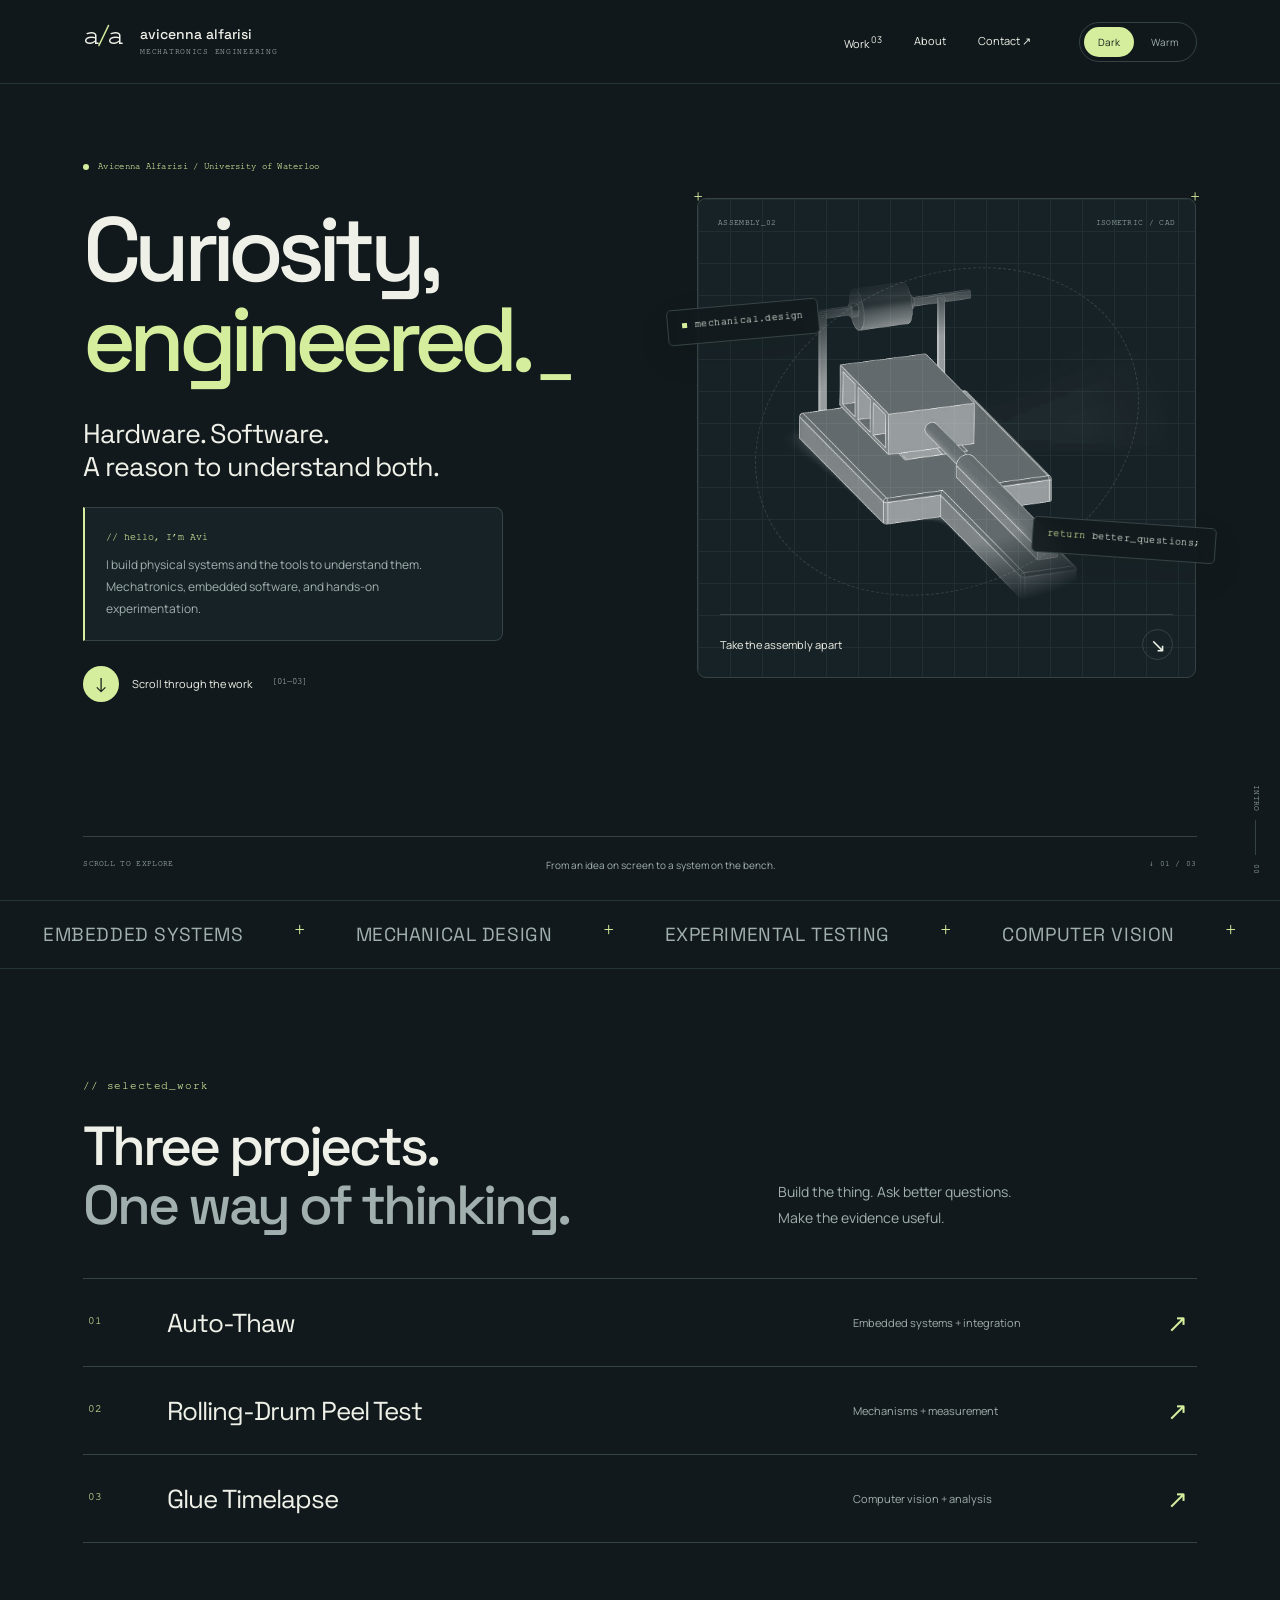
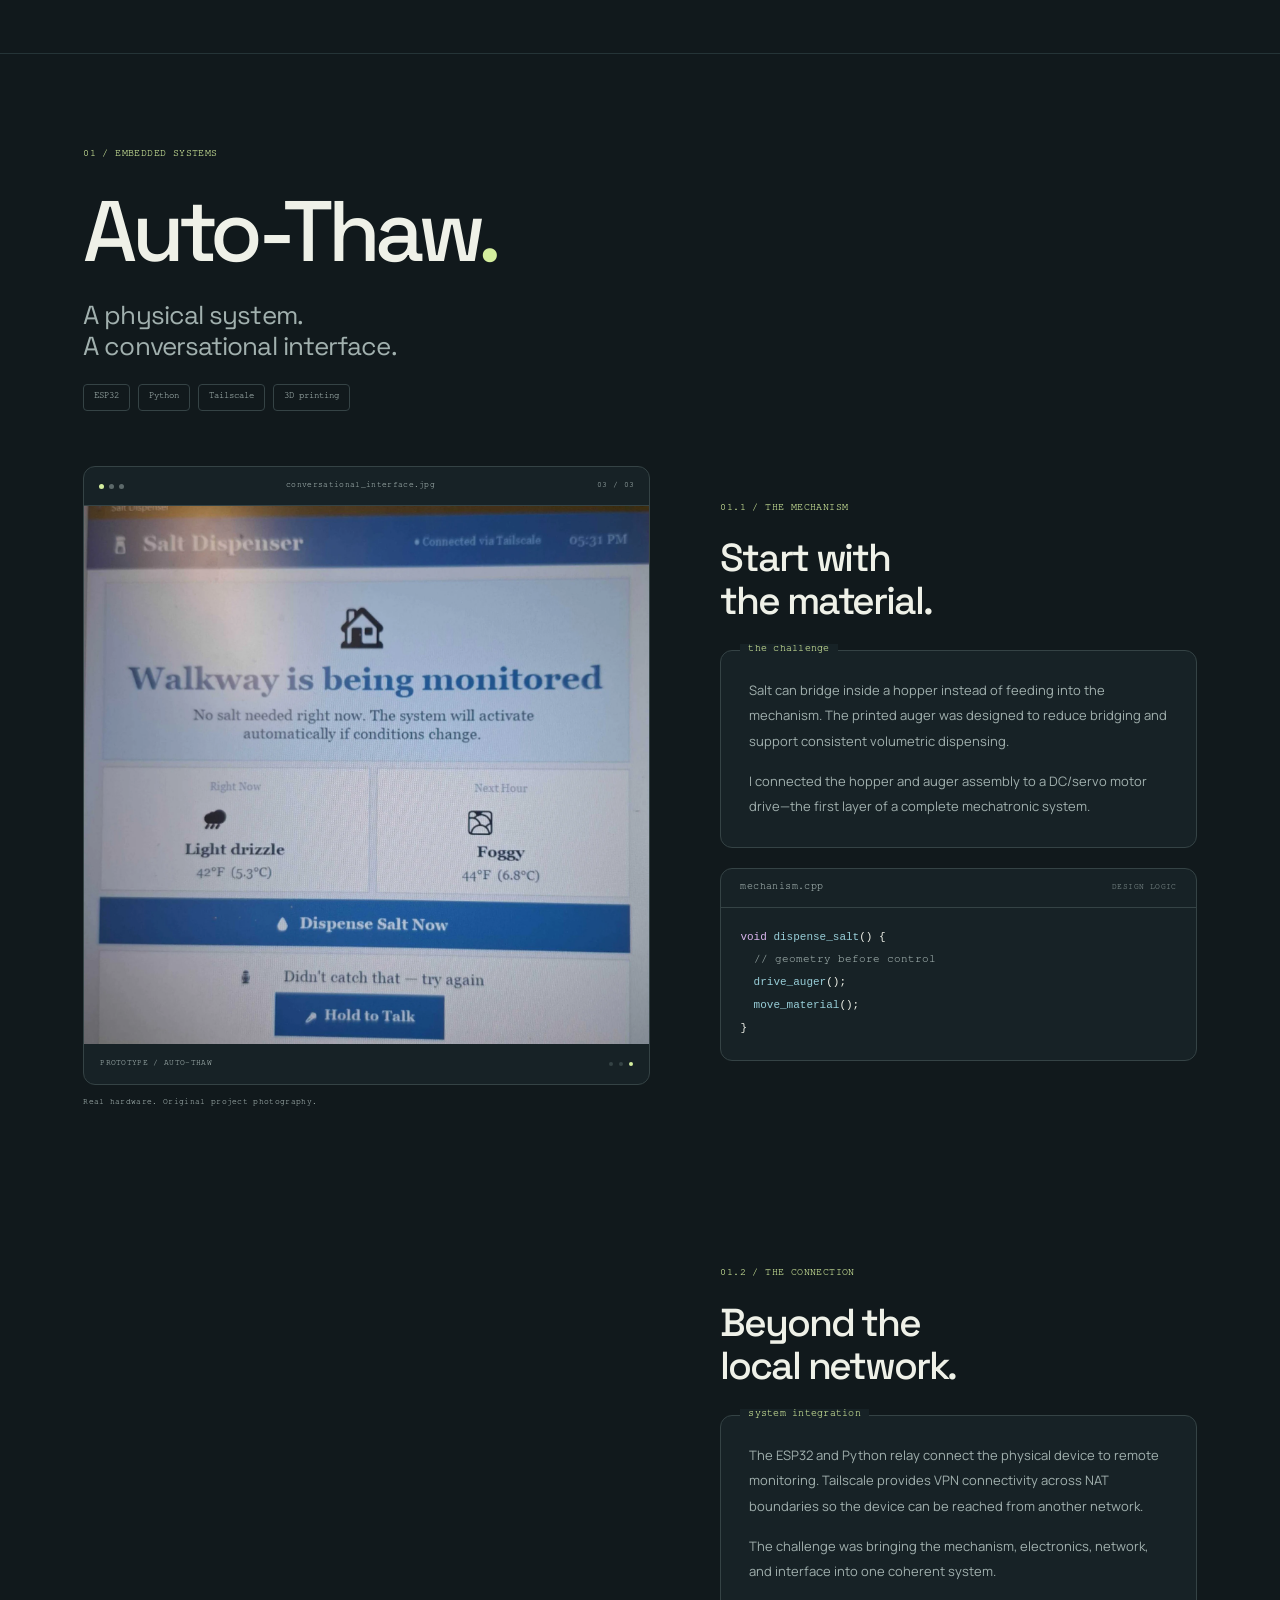
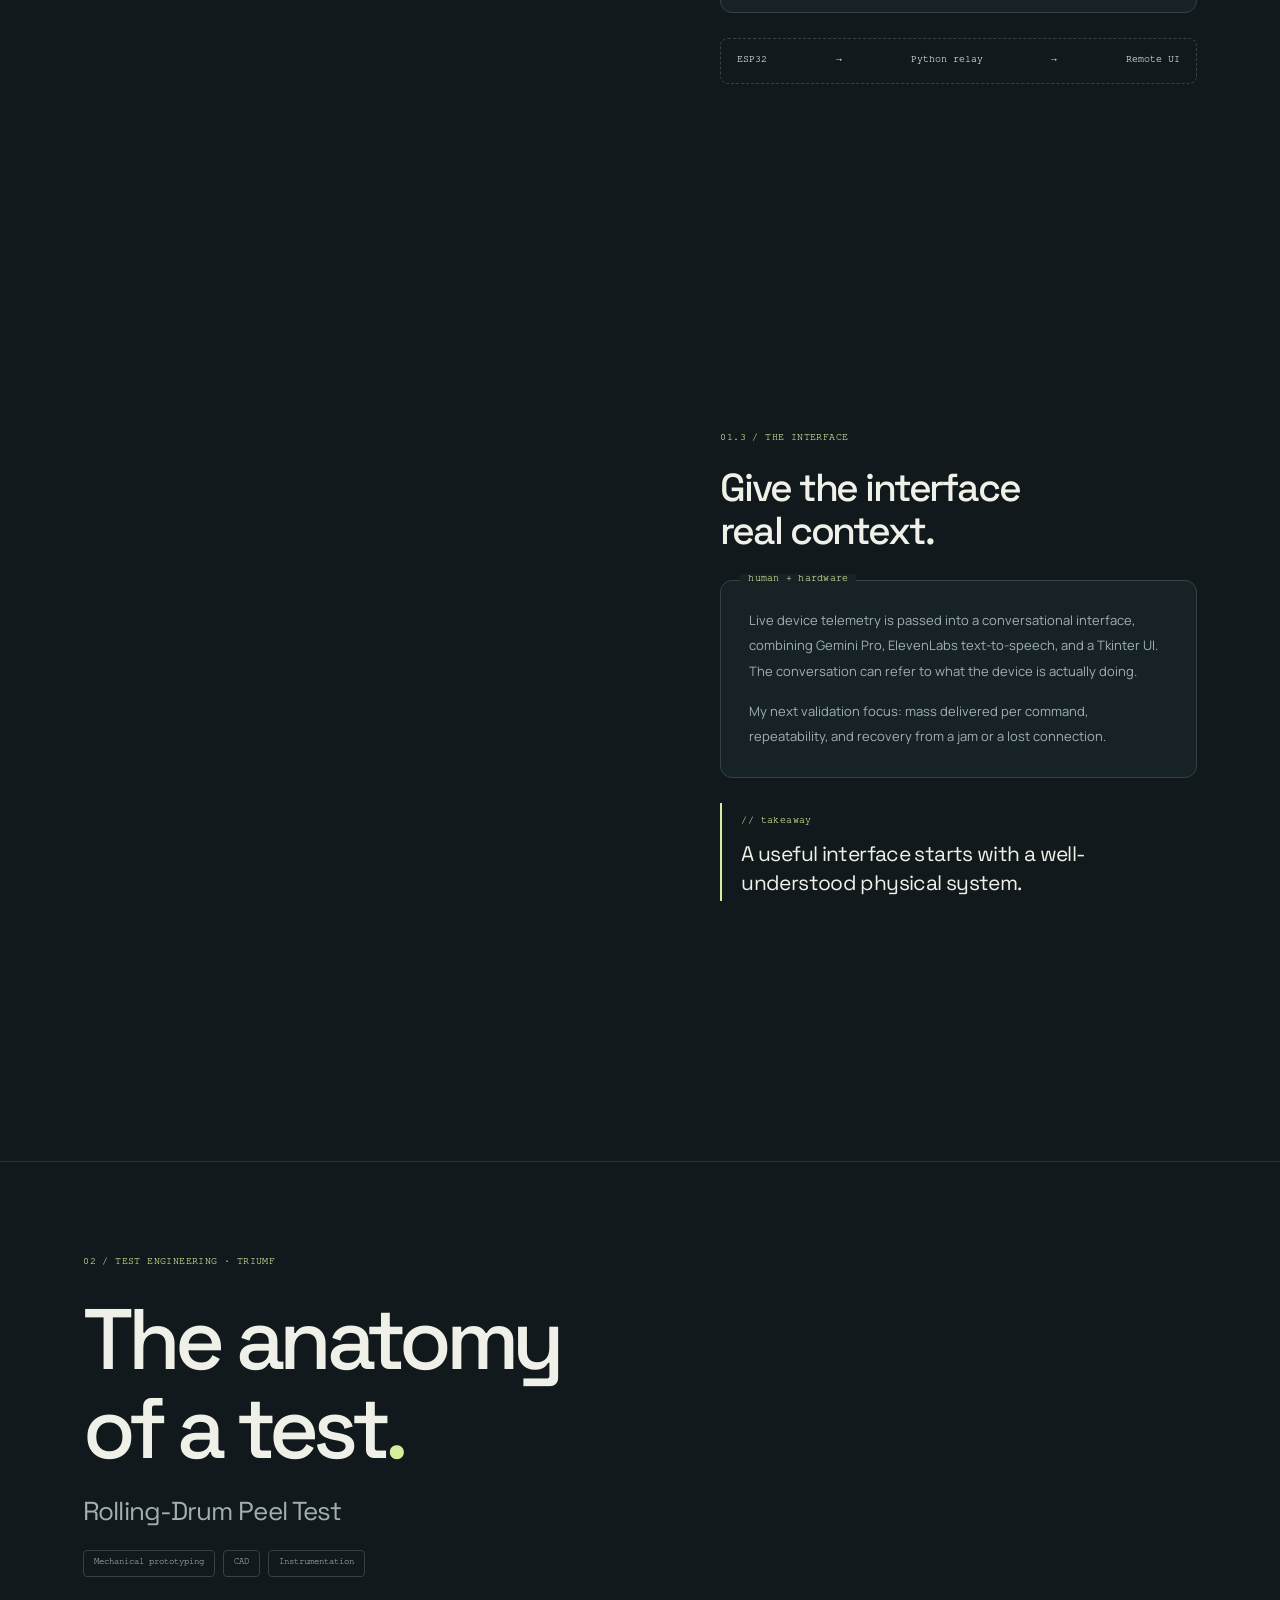
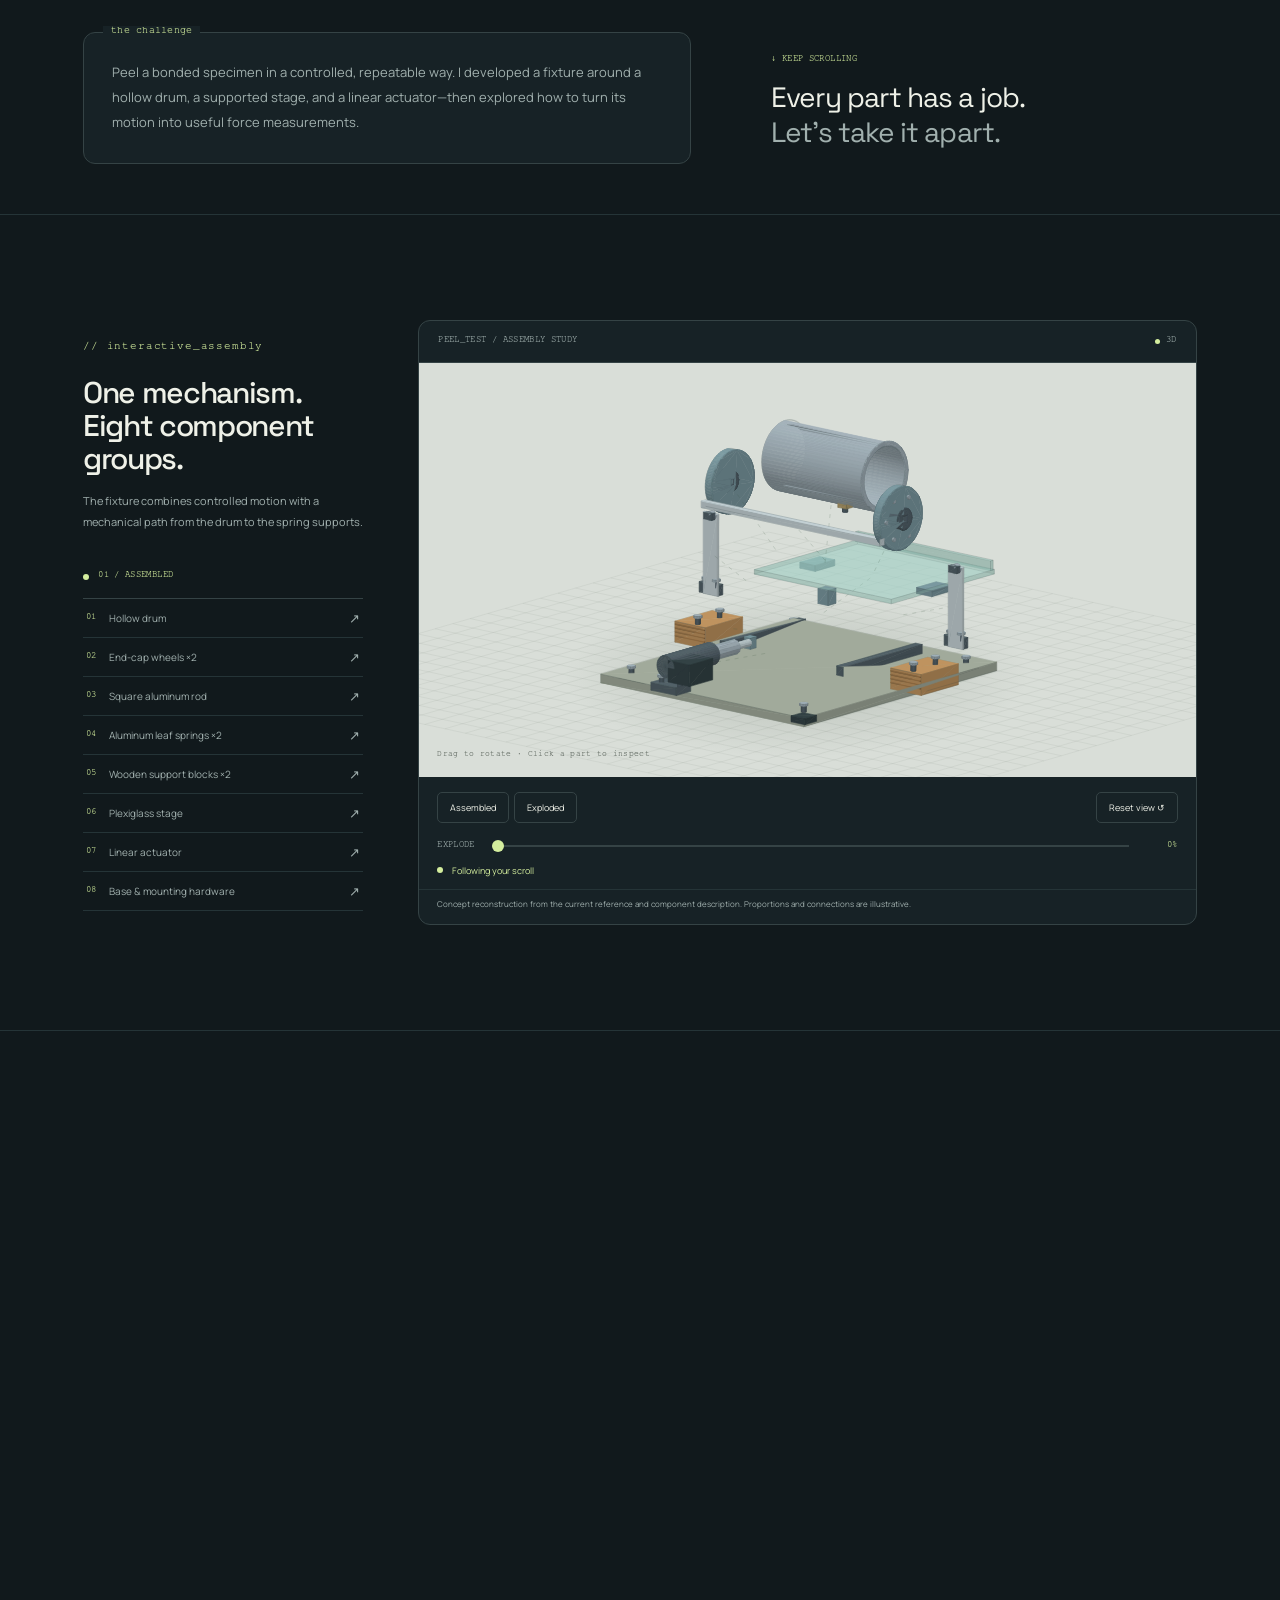
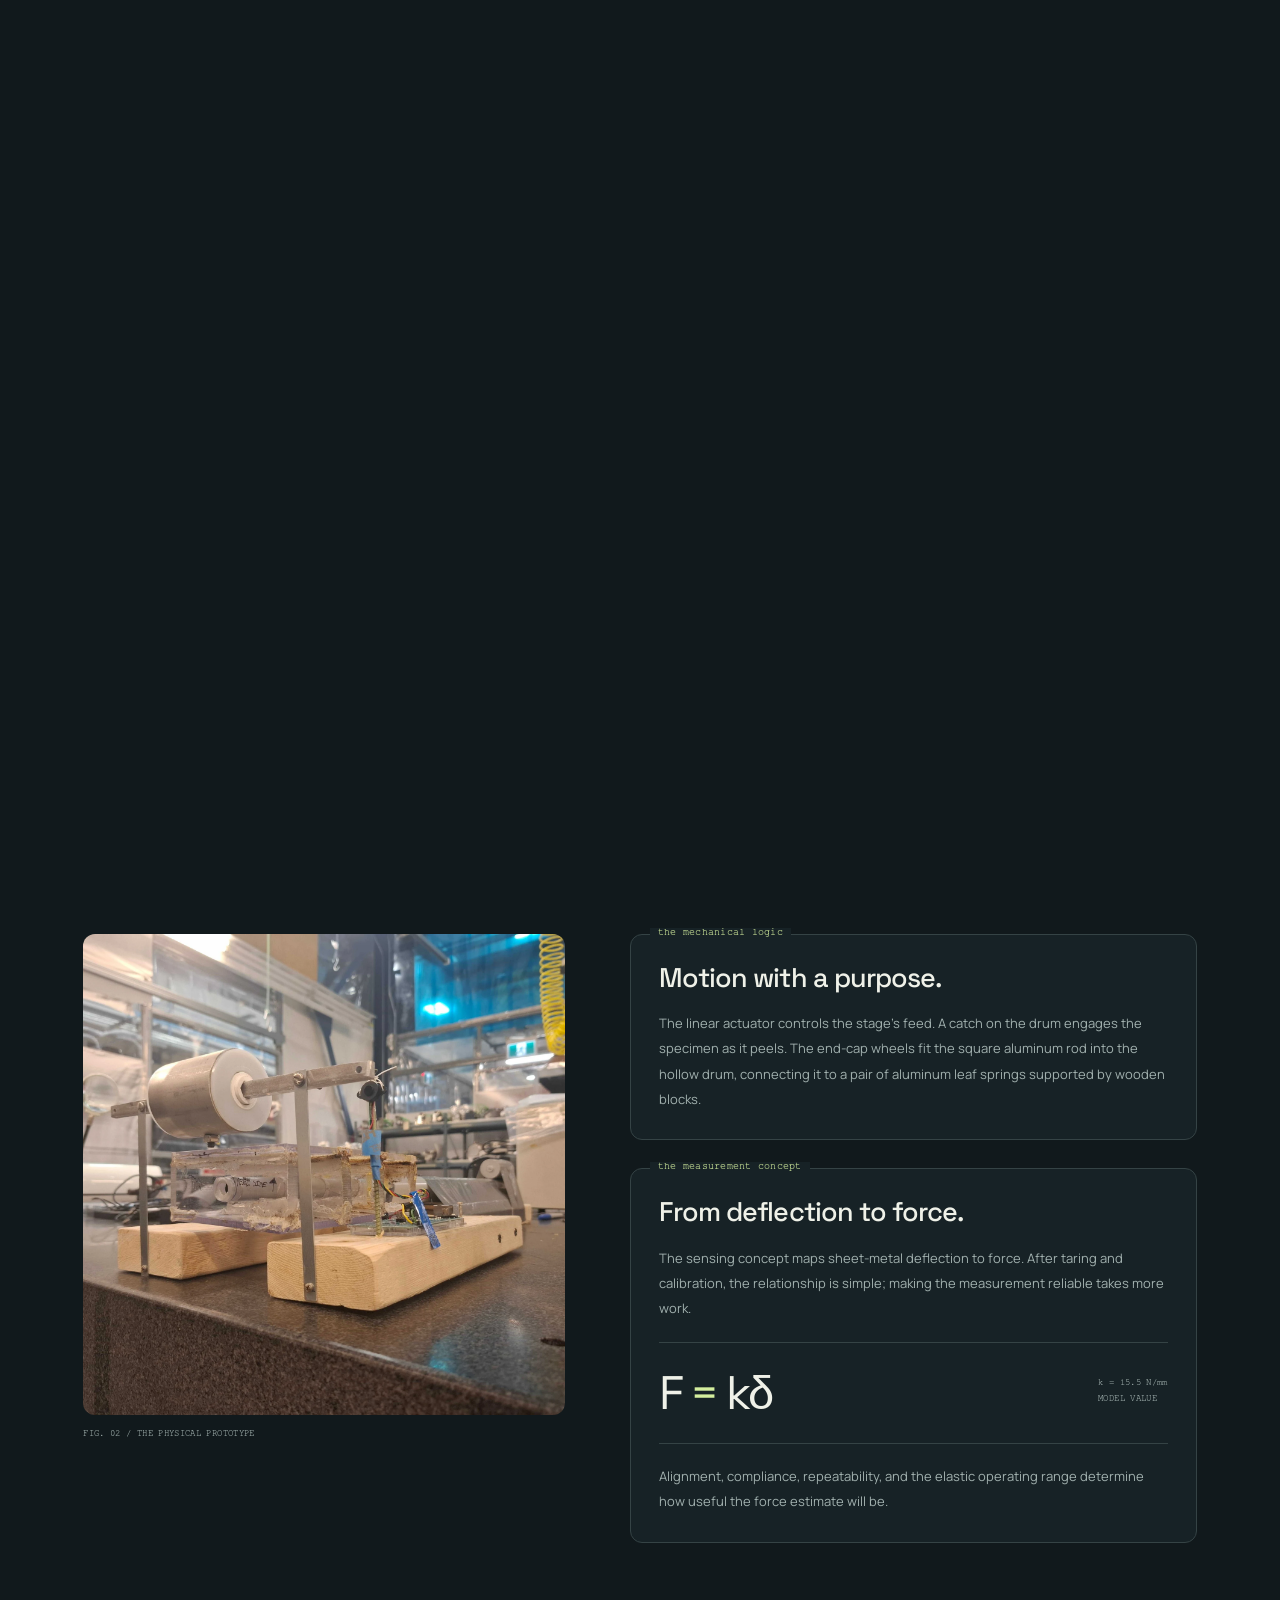
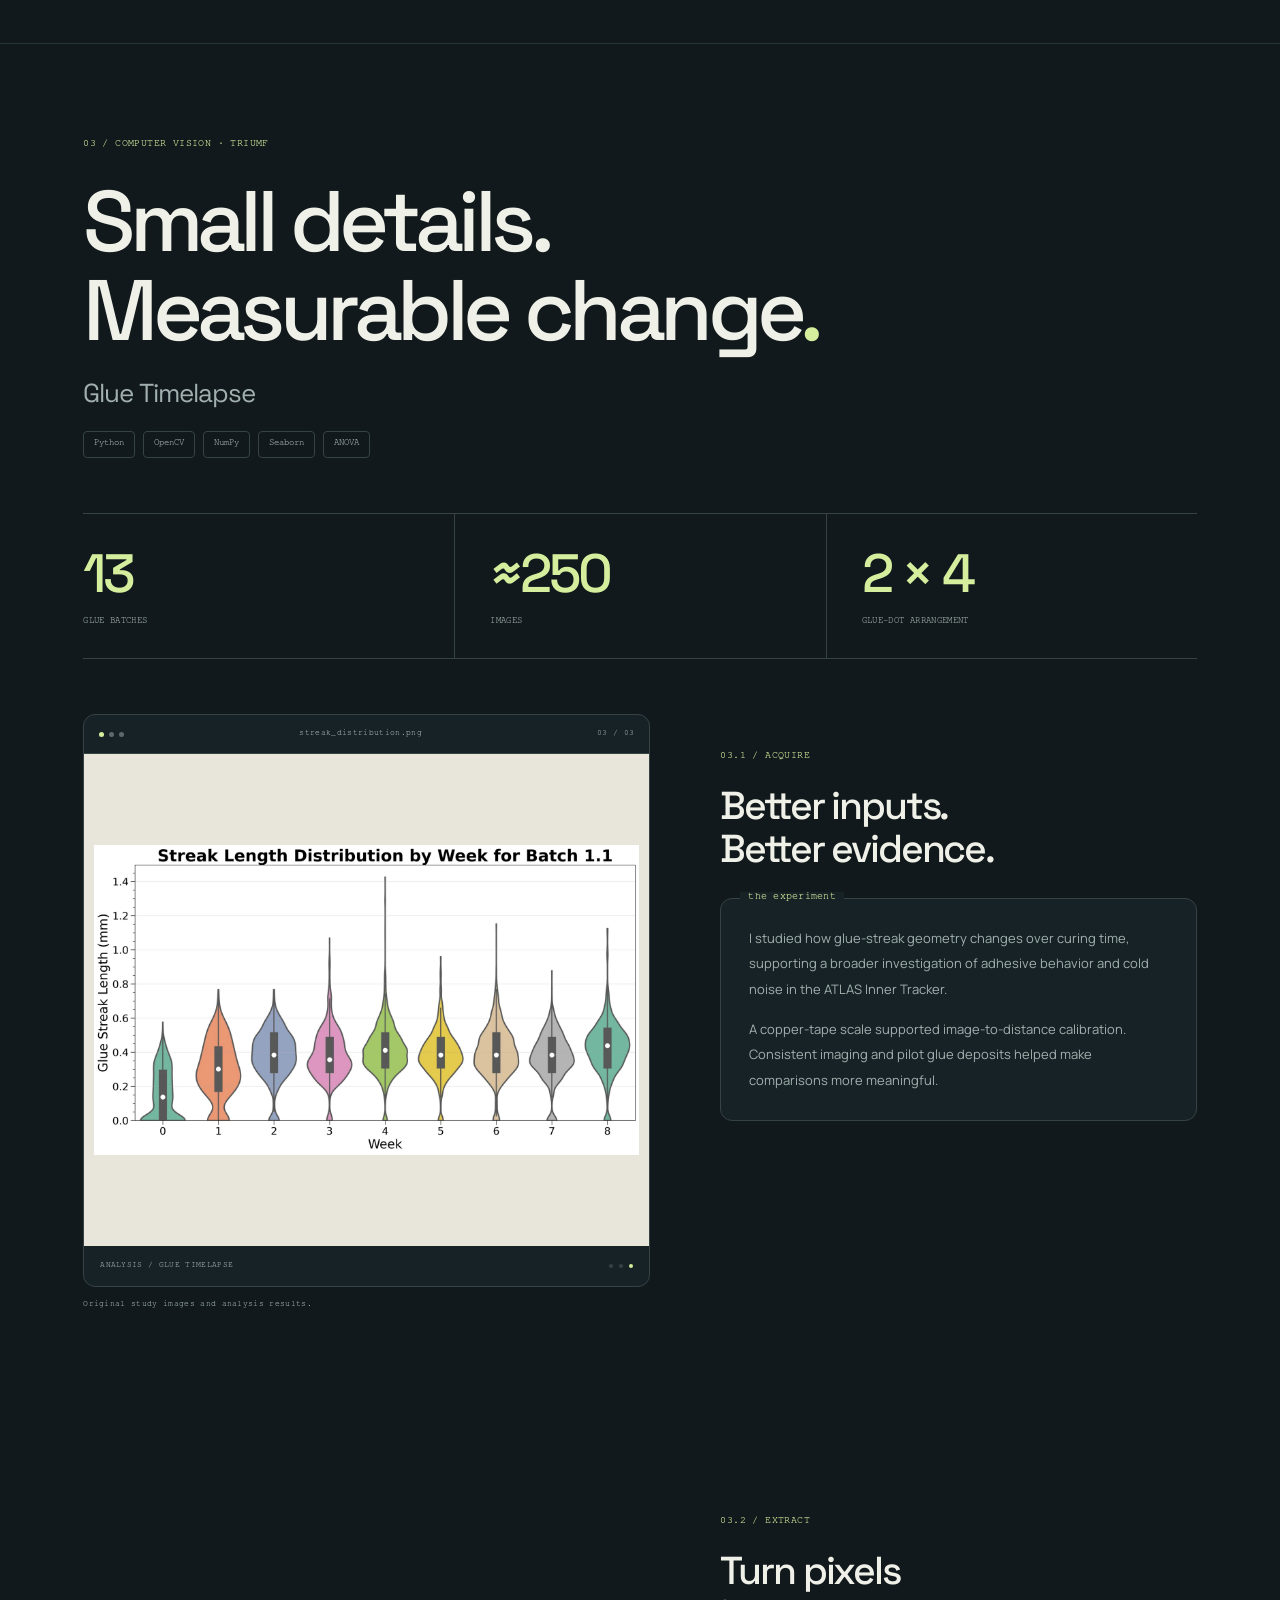
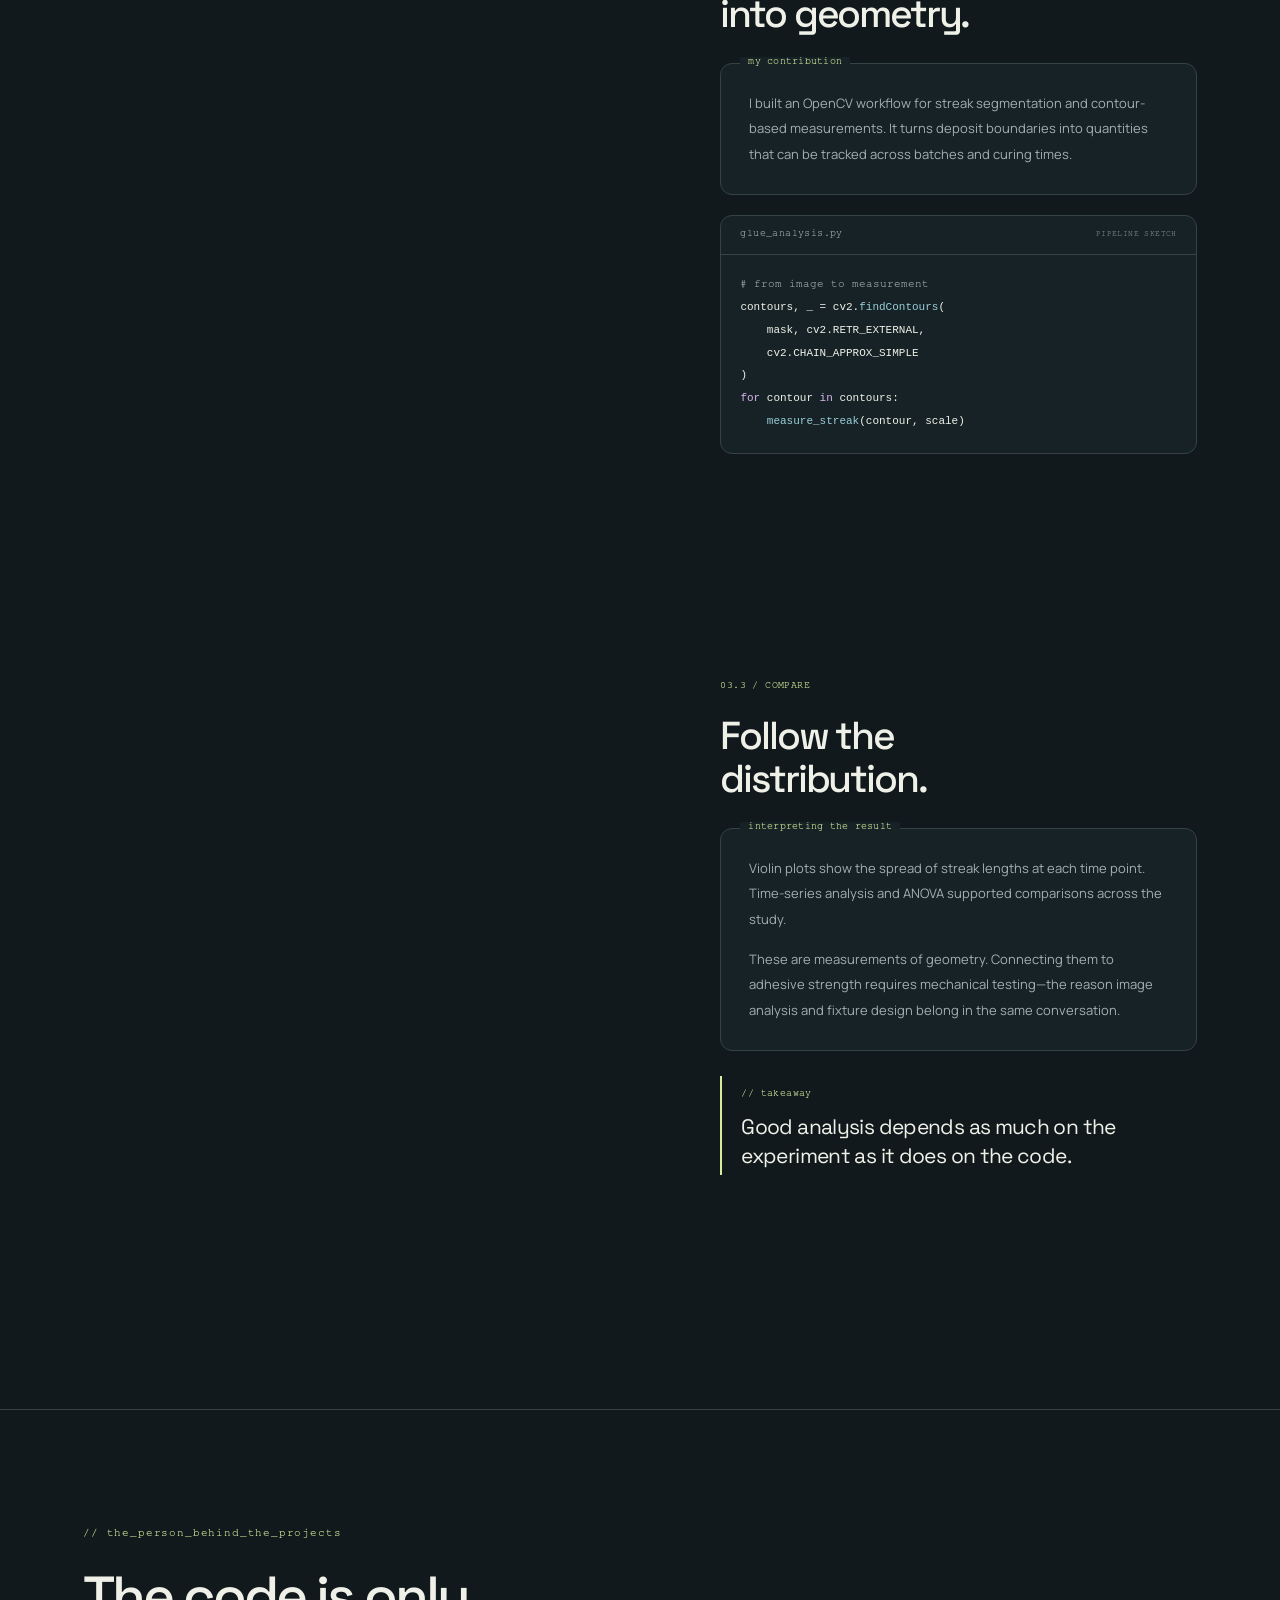
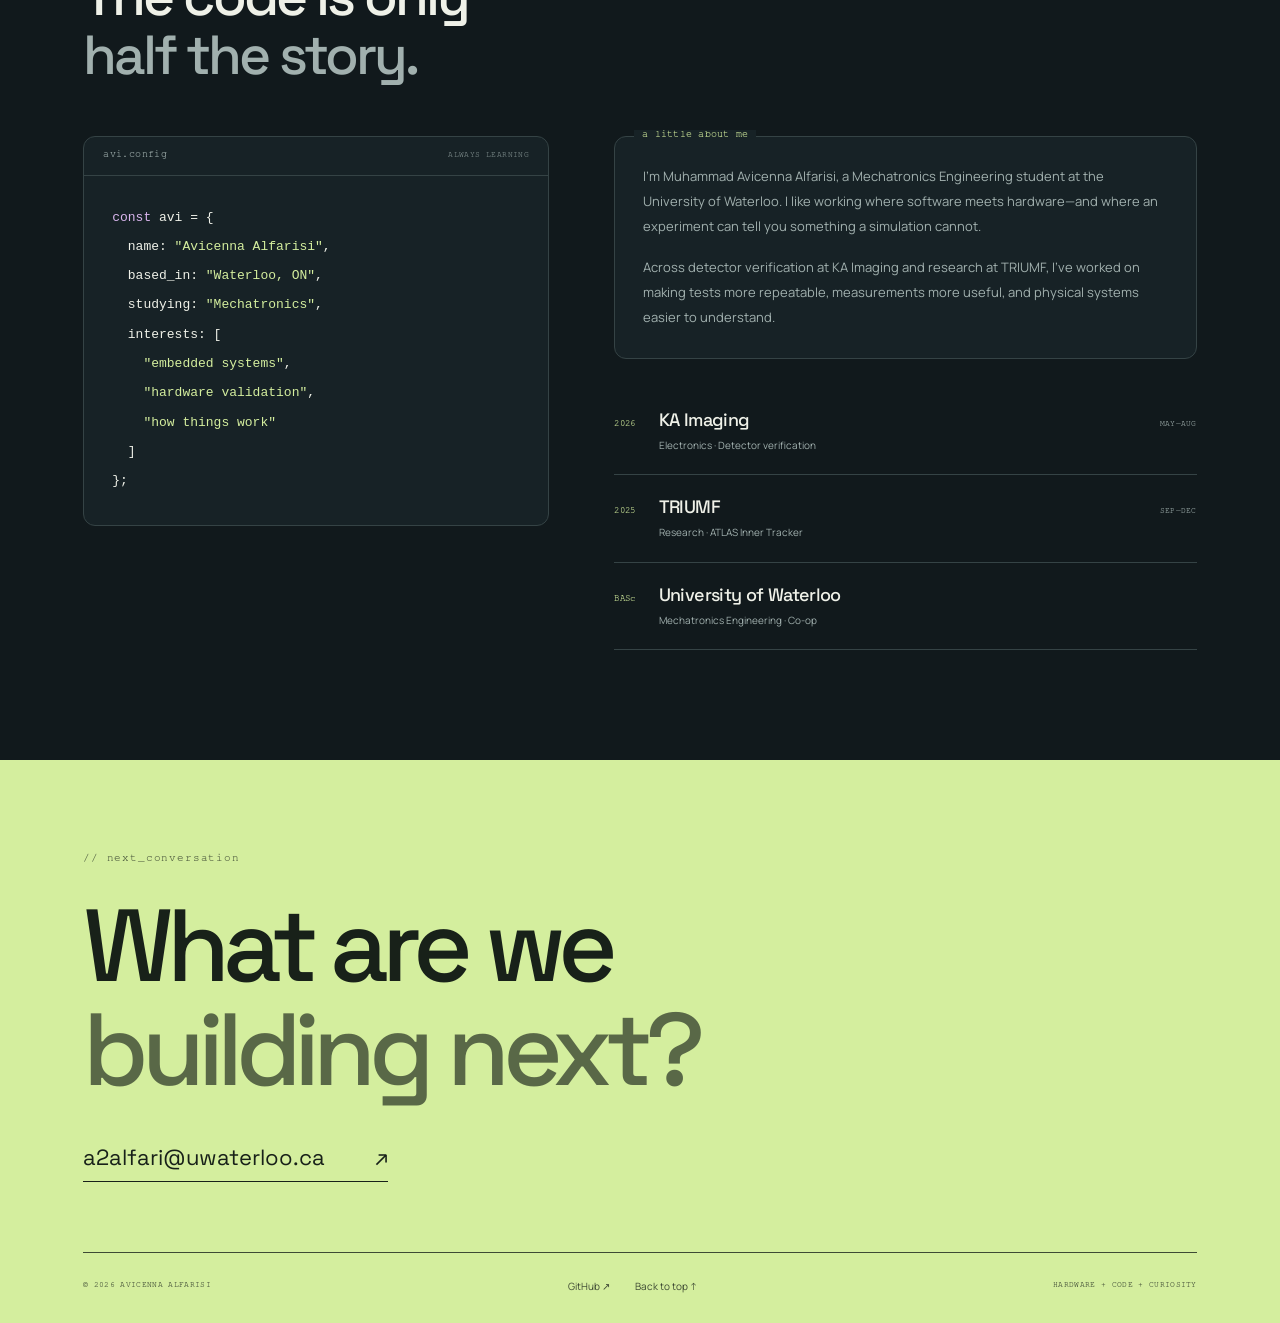
<file: index.html>
<!doctype html>
<html lang="en" data-theme="dark"><head>
<meta charset="utf-8"><meta name="viewport" content="width=device-width,initial-scale=1"><meta name="color-scheme" content="dark light"><meta name="theme-color" content="#11191c"><meta name="description" content="Avicenna Alfarisi — Mechatronics engineering at Waterloo. Explore embedded systems, a scroll-driven exploded assembly, and experimental image analysis."><title>Avicenna Alfarisi — Hardware, code & curiosity</title>
<link rel="icon" href="assets/favicon.svg"><link rel="preload" href="assets/space-grotesk-700.ttf" as="font" type="font/ttf" crossorigin><link rel="stylesheet" href="style.css">
<script>try{const q=new URLSearchParams(location.search).get('theme');document.documentElement.dataset.theme=q==='warm'?'warm':q==='dark'?'dark':localStorage.getItem('avi-theme')||'dark'}catch(e){}</script>
<script type="importmap">{"imports":{"three":"./vendor/three.module.js"}}</script><script type="module" src="app.js"></script>
</head><body>
<a class="skip" href="#main">Skip to content</a><div class="reading-progress" aria-hidden="true"><span></span></div>
<header class="site-header"><a class="brand" href="#top" aria-label="Avicenna Alfarisi home"><span class="brand-symbol">a<span>/</span>a</span><span>avicenna alfarisi<span class="brand-sub">MECHATRONICS ENGINEERING</span></span></a><nav aria-label="Main navigation"><a href="#work">Work <sup>03</sup></a><a href="#about">About</a><a href="#contact">Contact ↗</a></nav><div class="theme-switch" role="group" aria-label="Portfolio appearance"><button type="button" data-theme-choice="dark" aria-pressed="true">Dark</button><button type="button" data-theme-choice="warm" aria-pressed="false">Warm</button></div></header>
<main id="main">
<section class="hero page-width" id="top" aria-labelledby="hero-title"><div class="hero-copy"><div class="eyebrow hero-eyebrow"><span class="status-dot"></span>Avicenna Alfarisi / University of Waterloo</div><h1 id="hero-title">Curiosity,<br><span class="outline-word">engineered.</span><span class="title-dot">_</span></h1><p class="hero-lede">Hardware. Software.<br>A reason to understand both.</p><div class="hero-note"><span class="code-comment">// hello, I’m Avi</span><p>I build physical systems and the tools to understand them. Mechatronics, embedded software, and hands-on experimentation.</p></div><a class="hero-cta" href="#work"><span class="cta-arrow">↓</span>Scroll through the work <span class="code-comment">[01—03]</span></a></div>
<div class="hero-art" aria-label="A preview of the rolling-drum test assembly"><div class="hero-grid" aria-hidden="true"></div><div class="frame-corners" aria-hidden="true"></div><div class="art-topline mono"><span>ASSEMBLY_02</span><span>ISOMETRIC / CAD</span></div><img class="hero-cad" src="assets/peel-cad.webp" width="1182" height="882" fetchpriority="high" alt="CAD layout of the rolling-drum peel-test fixture"><div class="orbit-ring" aria-hidden="true"></div><div class="floating-note note-one mono"><span class="tiny-square"></span>mechanical.design</div><div class="floating-note note-two mono"><span class="syntax-green">return</span> better_questions;</div><a class="art-bottomline" href="#assembly"><span>Take the assembly apart</span><span class="circle-link">↘</span></a></div>
<div class="hero-bottom"><span class="mono">SCROLL TO EXPLORE</span><span>From an idea on screen to a system on the bench.</span><span class="mono">↓ 01 / 03</span></div></section>
<div class="discipline-strip" aria-hidden="true"><div>EMBEDDED SYSTEMS <span>+</span> MECHANICAL DESIGN <span>+</span> EXPERIMENTAL TESTING <span>+</span> COMPUTER VISION <span>+</span></div></div>
<section class="project-overview page-width" id="work" aria-labelledby="work-title"><div class="section-intro reveal"><div class="eyebrow">// selected_work</div><h2 id="work-title">Three projects.<br><span class="muted">One way of thinking.</span></h2><p>Build the thing. Ask better questions.<br>Make the evidence useful.</p></div><div class="project-index"><a class="index-row reveal" href="#auto-thaw"><span class="index-number">01</span><span class="index-title">Auto-Thaw</span><span class="index-category">Embedded systems + integration</span><span class="index-arrow">↗</span></a><a class="index-row reveal" href="#peel-test"><span class="index-number">02</span><span class="index-title">Rolling-Drum Peel Test</span><span class="index-category">Mechanisms + measurement</span><span class="index-arrow">↗</span></a><a class="index-row reveal" href="#glue-timelapse"><span class="index-number">03</span><span class="index-title">Glue Timelapse</span><span class="index-category">Computer vision + analysis</span><span class="index-arrow">↗</span></a></div></section>
<section class="project auto-project" id="auto-thaw" aria-labelledby="auto-title"><div class="page-width"><div class="project-heading reveal"><span class="chapter mono">01 / EMBEDDED SYSTEMS</span><h2 id="auto-title">Auto-Thaw<span class="accent">.</span></h2><p>A physical system.<br>A conversational interface.</p><div class="tags"><span>ESP32</span><span>Python</span><span>Tailscale</span><span>3D printing</span></div></div>
<div class="scroll-story auto-story" data-story="auto"><div class="story-visual"><div class="media-window"><div class="window-bar"><span><i></i><i></i><i></i></span><span class="mono" id="auto-filename">mechanical_assembly.jpg</span><span class="mono">01 / 03</span></div><div class="story-images"><img class="active" data-story-image="0" src="assets/auto-thaw-front.webp" alt="Auto-Thaw printed hopper and auger assembly" loading="lazy"><img data-story-image="1" src="assets/auto-thaw-electronics.webp" alt="ESP32 and motor electronics mounted to the Auto-Thaw prototype" loading="lazy"><img data-story-image="2" src="assets/auto-thaw-hmi.webp" alt="Auto-Thaw conversational monitoring interface" loading="lazy"></div><div class="media-caption"><span class="mono">PROTOTYPE / AUTO-THAW</span><span class="step-dots" aria-hidden="true"><i class="active"></i><i></i><i></i></span></div></div><div class="image-footnote mono">Real hardware. Original project photography.</div></div>
<div class="story-steps"><article class="story-step reveal" data-step="0"><span class="step-label mono">01.1 / THE MECHANISM</span><h3>Start with<br>the material.</h3><div class="text-frame"><span class="frame-label">the challenge</span><p>Salt can bridge inside a hopper instead of feeding into the mechanism. The printed auger was designed to reduce bridging and support consistent volumetric dispensing.</p><p>I connected the hopper and auger assembly to a DC/servo motor drive—the first layer of a complete mechatronic system.</p></div><div class="code-panel" aria-label="Illustrative mechanical design pseudocode"><div class="code-heading mono">mechanism.cpp <span>DESIGN LOGIC</span></div><pre><code><span class="syn-purple">void</span> <span class="syn-blue">dispense_salt</span>() {
  <span class="code-comment">// geometry before control</span>
  <span class="syn-blue">drive_auger</span>();
  <span class="syn-blue">move_material</span>();
}</code></pre></div></article>
<article class="story-step reveal" data-step="1"><span class="step-label mono">01.2 / THE CONNECTION</span><h3>Beyond the<br>local network.</h3><div class="text-frame"><span class="frame-label">system integration</span><p>The ESP32 and Python relay connect the physical device to remote monitoring. Tailscale provides VPN connectivity across NAT boundaries so the device can be reached from another network.</p><p>The challenge was bringing the mechanism, electronics, network, and interface into one coherent system.</p></div><div class="signal-chain" aria-label="System connection"><span>ESP32</span><span aria-hidden="true">→</span><span>Python relay</span><span aria-hidden="true">→</span><span>Remote UI</span></div></article>
<article class="story-step reveal" data-step="2"><span class="step-label mono">01.3 / THE INTERFACE</span><h3>Give the interface<br>real context.</h3><div class="text-frame"><span class="frame-label">human + hardware</span><p>Live device telemetry is passed into a conversational interface, combining Gemini Pro, ElevenLabs text-to-speech, and a Tkinter UI. The conversation can refer to what the device is actually doing.</p><p>My next validation focus: mass delivered per command, repeatability, and recovery from a jam or a lost connection.</p></div><div class="project-takeaway"><span class="mono">// takeaway</span><p>A useful interface starts with a well-understood physical system.</p></div></article></div></div></div></section>
<section class="project peel-project" id="peel-test" aria-labelledby="peel-title"><div class="page-width"><div class="project-heading reveal"><span class="chapter mono">02 / TEST ENGINEERING · TRIUMF</span><h2 id="peel-title">The anatomy<br>of a test<span class="accent">.</span></h2><p>Rolling-Drum Peel Test</p><div class="tags"><span>Mechanical prototyping</span><span>CAD</span><span>Instrumentation</span></div></div><div class="peel-intro reveal"><div class="text-frame"><span class="frame-label">the challenge</span><p>Peel a bonded specimen in a controlled, repeatable way. I developed a fixture around a hollow drum, a supported stage, and a linear actuator—then explored how to turn its motion into useful force measurements.</p></div><div class="peel-invitation"><span class="mono">↓ KEEP SCROLLING</span><p>Every part has a job.<br><span class="muted">Let’s take it apart.</span></p></div></div></div>
<div class="assembly-scroll" id="assembly"><div class="assembly-sticky"><div class="assembly-layout page-width"><div class="assembly-copy"><span class="eyebrow">// interactive_assembly</span><h3 id="assembly-state-title">One mechanism.<br>Eight component groups.</h3><p id="assembly-state-copy">The fixture combines controlled motion with a mechanical path from the drum to the spring supports.</p><div class="assembly-stage-label"><span class="status-dot"></span><span class="mono" id="assembly-state-label">01 / ASSEMBLED</span></div><div class="part-list" role="group" aria-label="Highlight a component"><button data-part="drum"><span>01</span>Hollow drum<span>↗</span></button><button data-part="caps"><span>02</span>End-cap wheels ×2<span>↗</span></button><button data-part="shaft"><span>03</span>Square aluminum rod<span>↗</span></button><button data-part="springs"><span>04</span>Aluminum leaf springs ×2<span>↗</span></button><button data-part="blocks"><span>05</span>Wooden support blocks ×2<span>↗</span></button><button data-part="stage"><span>06</span>Plexiglass stage<span>↗</span></button><button data-part="actuator"><span>07</span>Linear actuator<span>↗</span></button><button data-part="base"><span>08</span>Base & mounting hardware<span>↗</span></button></div></div>
<div class="assembly-viewer"><div class="viewer-topline mono"><span>PEEL_TEST / ASSEMBLY STUDY</span><span class="viewer-live"><i></i>3D</span></div><div class="model-host" id="model-host"><img id="model-fallback" src="assets/peel-cad.webp" alt="Reference CAD layout of the peel-test fixture"><div id="model-label" class="model-label" hidden></div><span class="model-hint mono" id="model-hint">Loading interactive assembly…</span></div><div class="assembly-controls"><div class="assembly-controls-top"><div class="model-presets" role="group" aria-label="Assembly state"><button id="assemble-button" type="button">Assembled</button><button id="explode-button" type="button">Exploded</button></div><button id="reset-camera" type="button" aria-label="Reset the 3D camera">Reset view ↺</button></div><div class="explosion-control"><label for="explosion-range" class="mono">EXPLODE</label><input id="explosion-range" type="range" min="0" max="100" value="0" aria-label="Assembly explosion amount"><output id="explosion-output" for="explosion-range" class="mono">0%</output></div><button class="follow-scroll active" id="follow-scroll" aria-pressed="true"><span class="status-dot"></span><span>Following your scroll</span></button></div><p class="model-note">Concept reconstruction from the current reference and component description. Proportions and connections are illustrative.</p></div></div></div></div>
<div class="page-width peel-details"><div class="peel-detail-grid"><figure class="evidence-photo reveal"><img src="assets/peel-prototype.webp" alt="Original rolling-drum test fixture on the TRIUMF lab bench" loading="lazy"><figcaption class="mono">FIG. 02 / THE PHYSICAL PROTOTYPE</figcaption></figure><div class="peel-reasoning"><article class="text-frame reveal"><span class="frame-label">the mechanical logic</span><h3>Motion with a purpose.</h3><p>The linear actuator controls the stage’s feed. A catch on the drum engages the specimen as it peels. The end-cap wheels fit the square aluminum rod into the hollow drum, connecting it to a pair of aluminum leaf springs supported by wooden blocks.</p></article><article class="text-frame reveal"><span class="frame-label">the measurement concept</span><h3>From deflection to force.</h3><p>The sensing concept maps sheet-metal deflection to force. After taring and calibration, the relationship is simple; making the measurement reliable takes more work.</p><div class="equation"><span>F <i>=</i> kδ</span><span class="mono">k = 15.5 N/mm<br>MODEL VALUE</span></div><p>Alignment, compliance, repeatability, and the elastic operating range determine how useful the force estimate will be.</p></article></div></div></div></section>
<section class="project glue-project" id="glue-timelapse" aria-labelledby="glue-title"><div class="page-width"><div class="project-heading reveal"><span class="chapter mono">03 / COMPUTER VISION · TRIUMF</span><h2 id="glue-title">Small details.<br>Measurable change<span class="accent">.</span></h2><p>Glue Timelapse</p><div class="tags"><span>Python</span><span>OpenCV</span><span>NumPy</span><span>Seaborn</span><span>ANOVA</span></div></div><div class="study-stats reveal"><div><strong>13</strong><span class="mono">GLUE BATCHES</span></div><div><strong>≈250</strong><span class="mono">IMAGES</span></div><div><strong>2 × 4</strong><span class="mono">GLUE-DOT ARRANGEMENT</span></div></div>
<div class="scroll-story glue-story" data-story="glue"><div class="story-visual"><div class="media-window"><div class="window-bar"><span><i></i><i></i><i></i></span><span class="mono" id="glue-filename">sample_acquisition.png</span><span class="mono">01 / 03</span></div><div class="story-images"><img class="active" data-story-image="0" src="assets/glue-sample.webp" alt="Overview of samples from the adhesive study" loading="lazy"><img data-story-image="1" src="assets/glue-contour.webp" alt="Glue-dot microscope image with boundary and streak annotations" loading="lazy"><img data-story-image="2" src="assets/glue-distribution.webp" alt="Original violin plot showing glue-streak length distributions over weeks zero through eight for Batch 1.1" loading="lazy"></div><div class="media-caption"><span class="mono">ANALYSIS / GLUE TIMELAPSE</span><span class="step-dots" aria-hidden="true"><i class="active"></i><i></i><i></i></span></div></div><div class="image-footnote mono">Original study images and analysis results.</div></div><div class="story-steps"><article class="story-step reveal" data-step="0"><span class="step-label mono">03.1 / ACQUIRE</span><h3>Better inputs.<br>Better evidence.</h3><div class="text-frame"><span class="frame-label">the experiment</span><p>I studied how glue-streak geometry changes over curing time, supporting a broader investigation of adhesive behavior and cold noise in the ATLAS Inner Tracker.</p><p>A copper-tape scale supported image-to-distance calibration. Consistent imaging and pilot glue deposits helped make comparisons more meaningful.</p></div></article><article class="story-step reveal" data-step="1"><span class="step-label mono">03.2 / EXTRACT</span><h3>Turn pixels<br>into geometry.</h3><div class="text-frame"><span class="frame-label">my contribution</span><p>I built an OpenCV workflow for streak segmentation and contour-based measurements. It turns deposit boundaries into quantities that can be tracked across batches and curing times.</p></div><div class="code-panel" aria-label="Illustrative image-analysis code"><div class="code-heading mono">glue_analysis.py <span>PIPELINE SKETCH</span></div><pre><code><span class="code-comment"># from image to measurement</span>
contours, _ = cv2.<span class="syn-blue">findContours</span>(
    mask, cv2.RETR_EXTERNAL,
    cv2.CHAIN_APPROX_SIMPLE
)
<span class="syn-purple">for</span> contour <span class="syn-purple">in</span> contours:
    <span class="syn-blue">measure_streak</span>(contour, scale)</code></pre></div></article><article class="story-step reveal" data-step="2"><span class="step-label mono">03.3 / COMPARE</span><h3>Follow the<br>distribution.</h3><div class="text-frame"><span class="frame-label">interpreting the result</span><p>Violin plots show the spread of streak lengths at each time point. Time-series analysis and ANOVA supported comparisons across the study.</p><p>These are measurements of geometry. Connecting them to adhesive strength requires mechanical testing—the reason image analysis and fixture design belong in the same conversation.</p></div><div class="project-takeaway"><span class="mono">// takeaway</span><p>Good analysis depends as much on the experiment as it does on the code.</p></div></article></div></div></div></section>
<section class="about-section page-width" id="about" aria-labelledby="about-title"><div class="about-top reveal"><span class="eyebrow">// the_person_behind_the_projects</span><h2 id="about-title">The code is only<br><span class="muted">half the story.</span></h2></div><div class="about-grid"><div class="about-code reveal"><div class="code-heading mono">avi.config <span>ALWAYS LEARNING</span></div><pre><code><span class="syn-purple">const</span> avi = {
  name: <span class="syn-green">"Avicenna Alfarisi"</span>,
  based_in: <span class="syn-green">"Waterloo, ON"</span>,
  studying: <span class="syn-green">"Mechatronics"</span>,
  interests: [
    <span class="syn-green">"embedded systems"</span>,
    <span class="syn-green">"hardware validation"</span>,
    <span class="syn-green">"how things work"</span>
  ]
};</code></pre></div><div class="about-narrative"><div class="text-frame reveal"><span class="frame-label">a little about me</span><p>I’m Muhammad Avicenna Alfarisi, a Mechatronics Engineering student at the University of Waterloo. I like working where software meets hardware—and where an experiment can tell you something a simulation cannot.</p><p>Across detector verification at KA Imaging and research at TRIUMF, I’ve worked on making tests more repeatable, measurements more useful, and physical systems easier to understand.</p></div><div class="experience"><div class="experience-row reveal"><span class="mono">2026</span><div><h3>KA Imaging</h3><p>Electronics · Detector verification</p></div><span class="mono">MAY—AUG</span></div><div class="experience-row reveal"><span class="mono">2025</span><div><h3>TRIUMF</h3><p>Research · ATLAS Inner Tracker</p></div><span class="mono">SEP—DEC</span></div><div class="experience-row reveal"><span class="mono">BASc</span><div><h3>University of Waterloo</h3><p>Mechatronics Engineering · Co-op</p></div></div></div></div></div></section>
<section class="contact-section" id="contact"><div class="page-width"><div class="reveal"><span class="eyebrow">// next_conversation</span><h2>What are we<br><span>building next?</span></h2><a class="contact-email" href="mailto:a2alfari@uwaterloo.ca">a2alfari@uwaterloo.ca <span>↗</span></a></div><footer><span class="mono">© 2026 AVICENNA ALFARISI</span><div><a href="https://github.com/lafrisi" target="_blank" rel="noopener noreferrer">GitHub ↗</a><a href="#top">Back to top ↑</a></div><span class="mono">HARDWARE + CODE + CURIOSITY</span></footer></div></section>
</main><div class="chapter-marker mono" aria-hidden="true"><span id="chapter-marker-text">INTRO</span><i></i><span id="page-progress">00</span></div>
<noscript><style>.reveal{opacity:1!important;transform:none!important}</style></noscript></body></html>
</file>
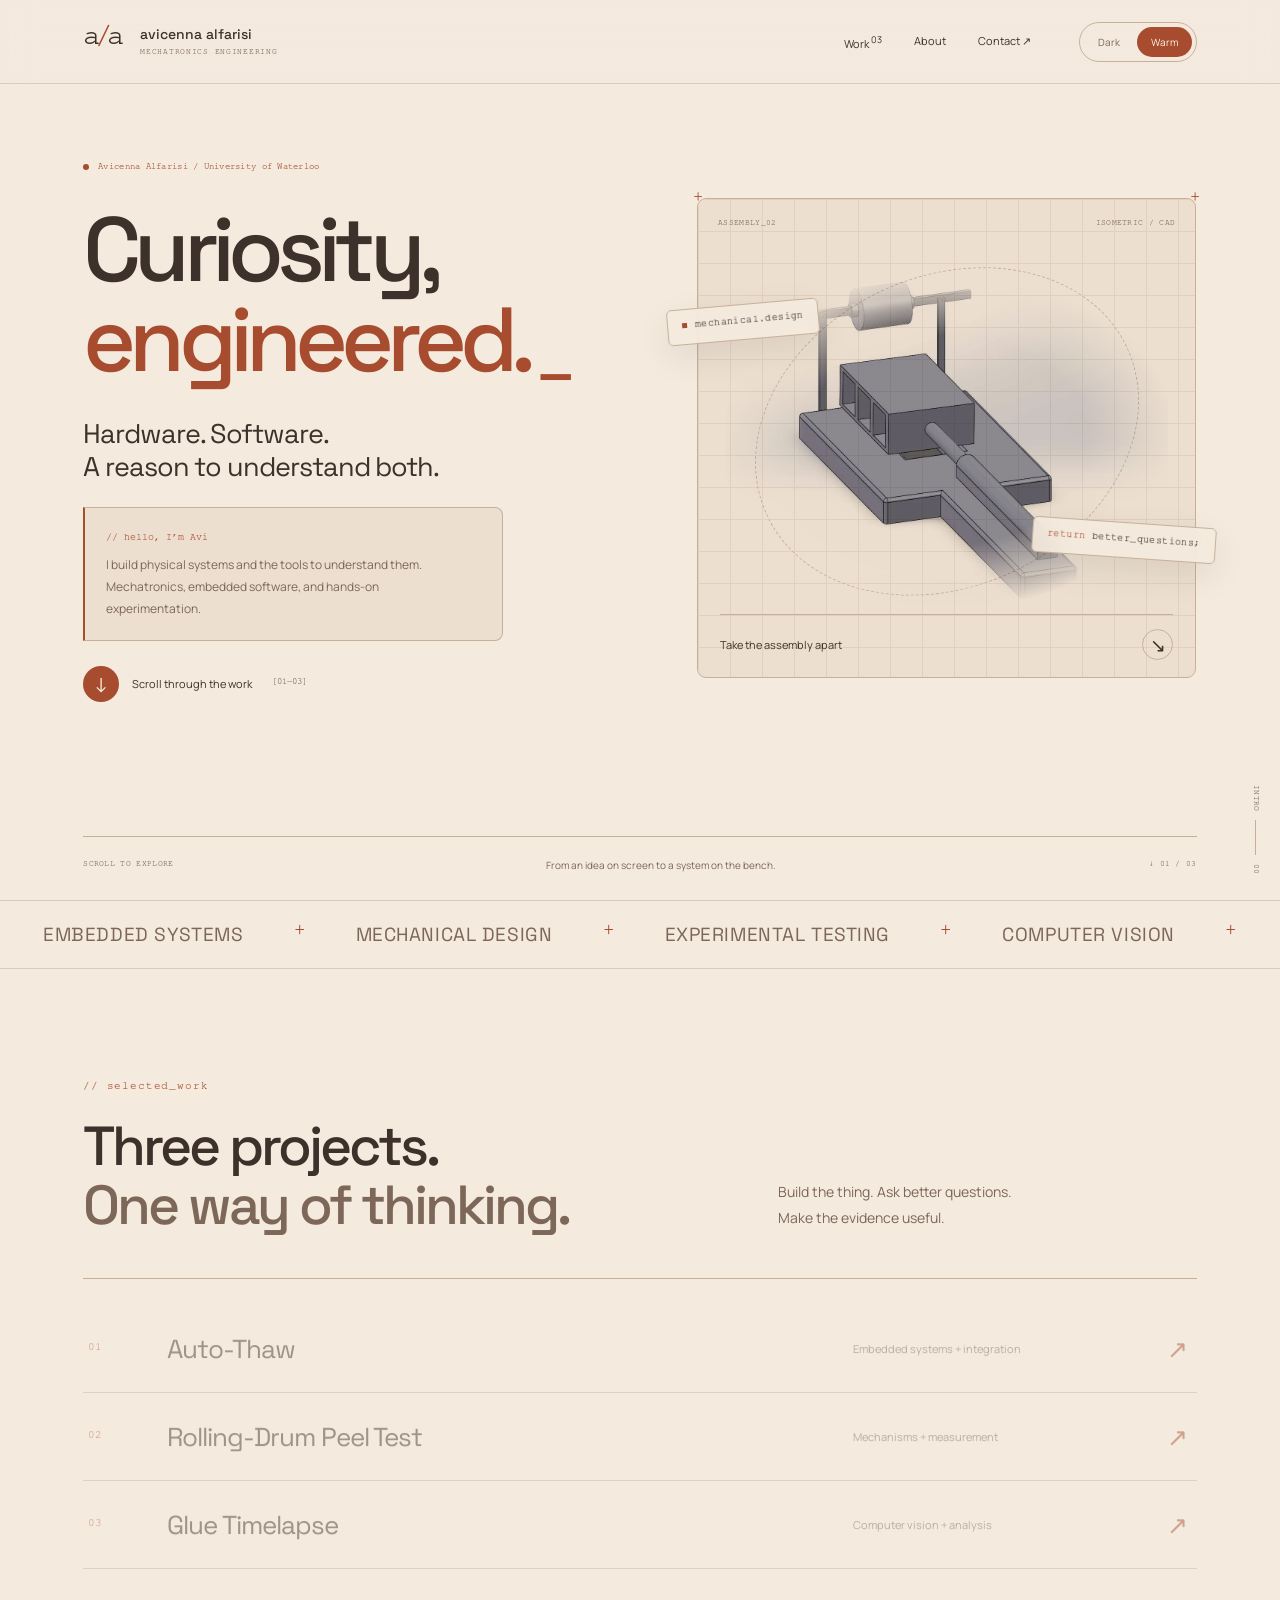
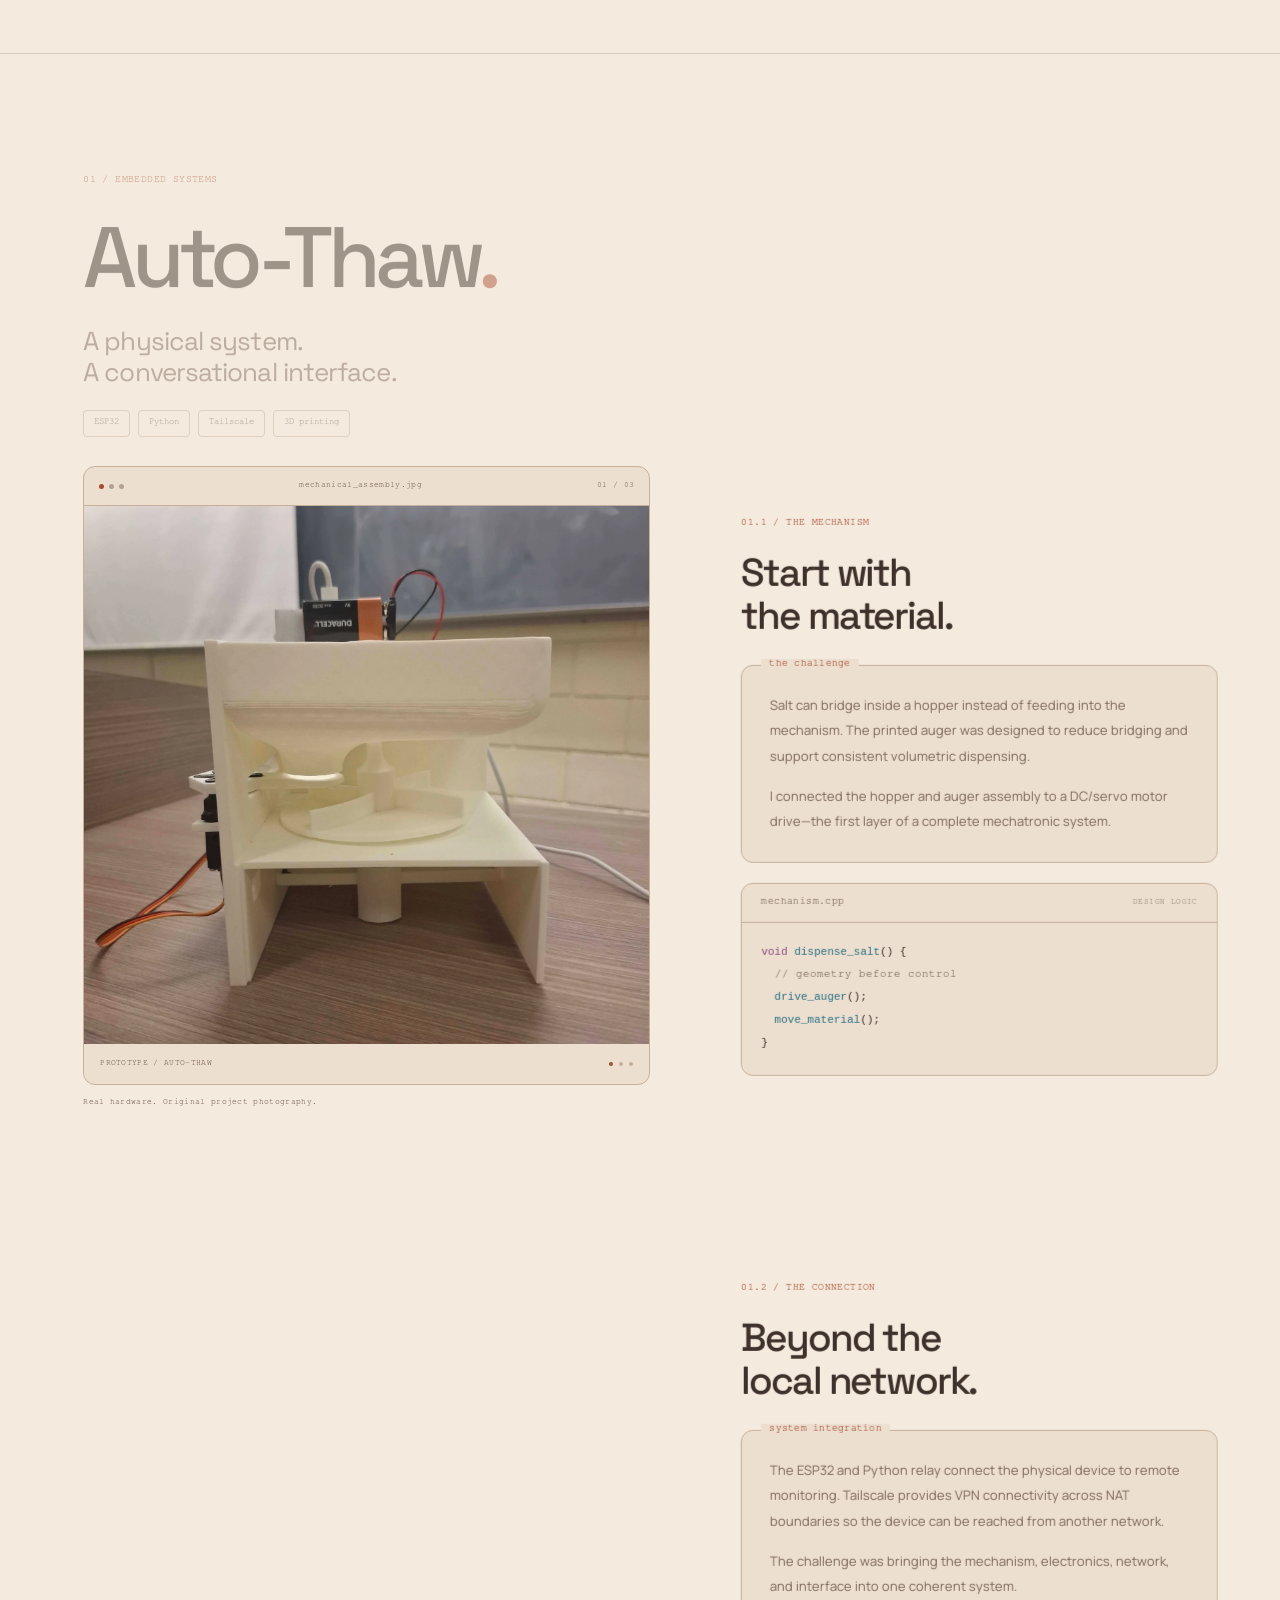
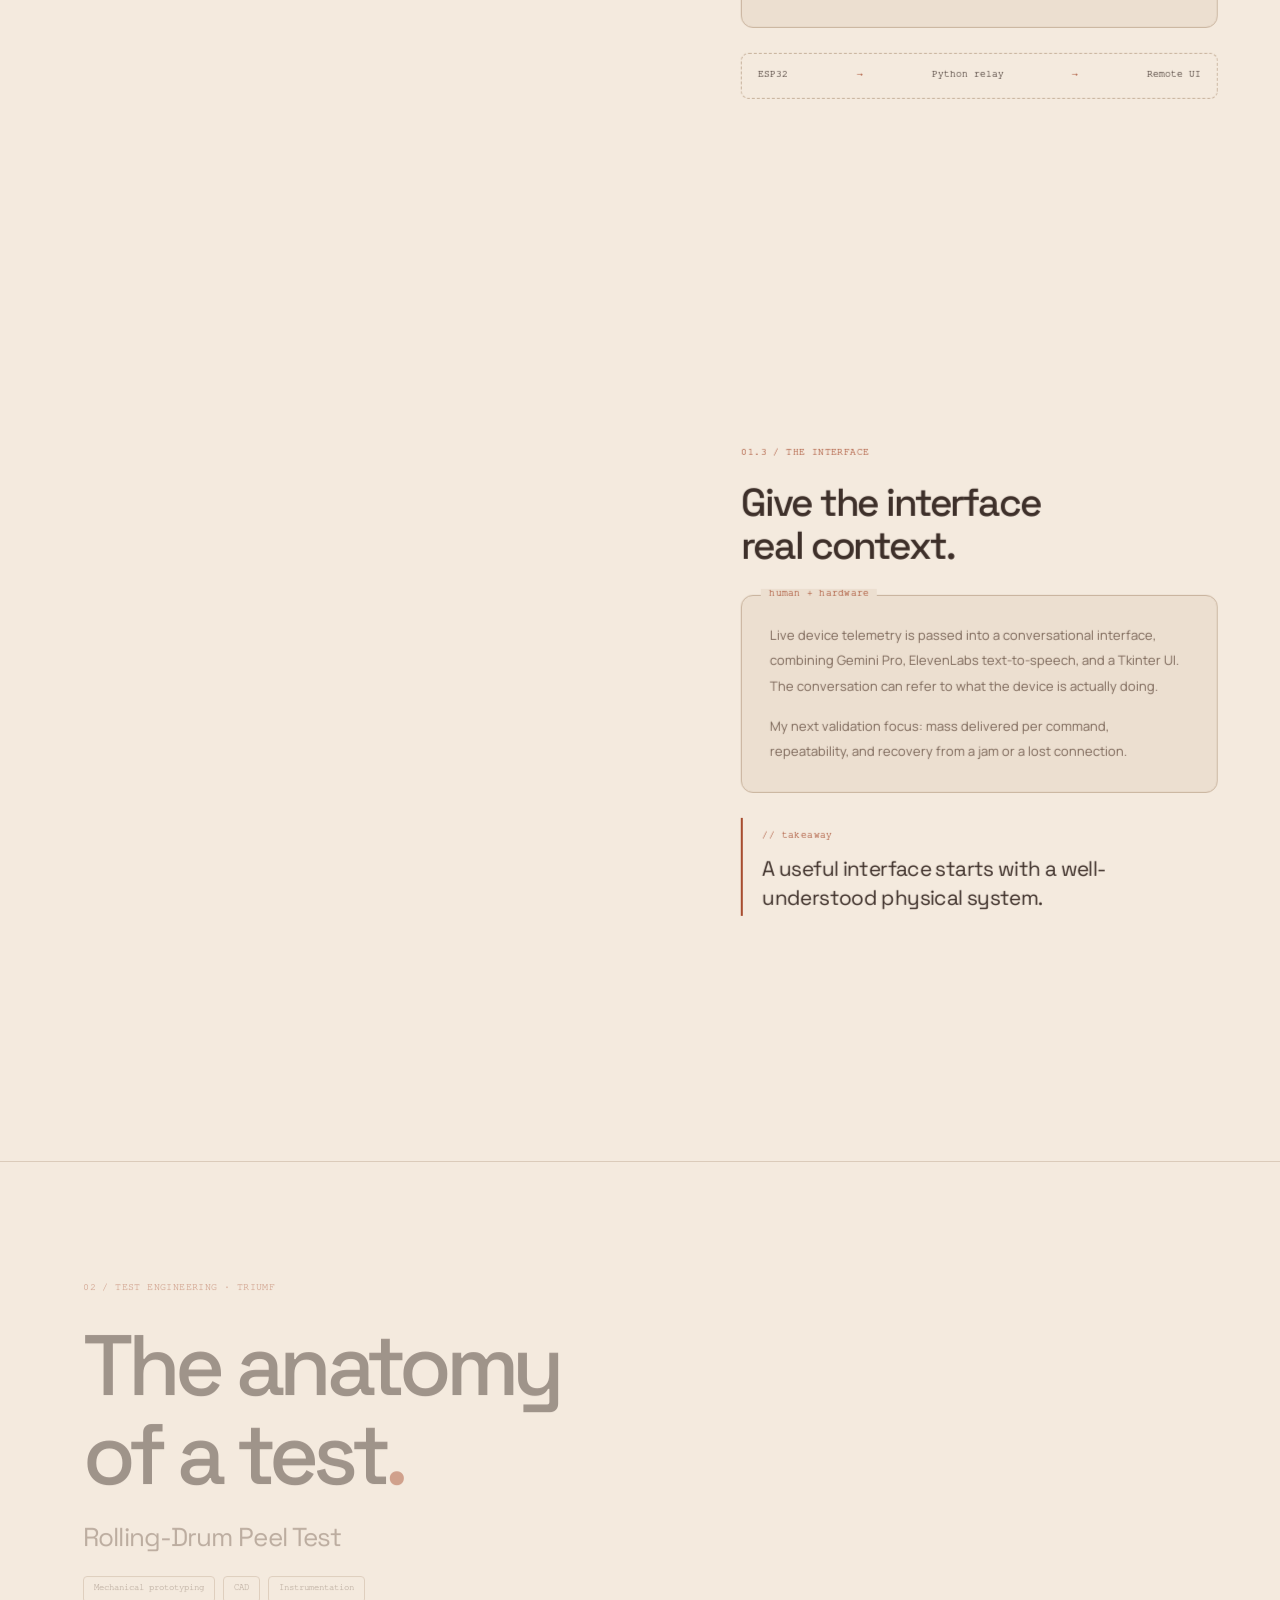
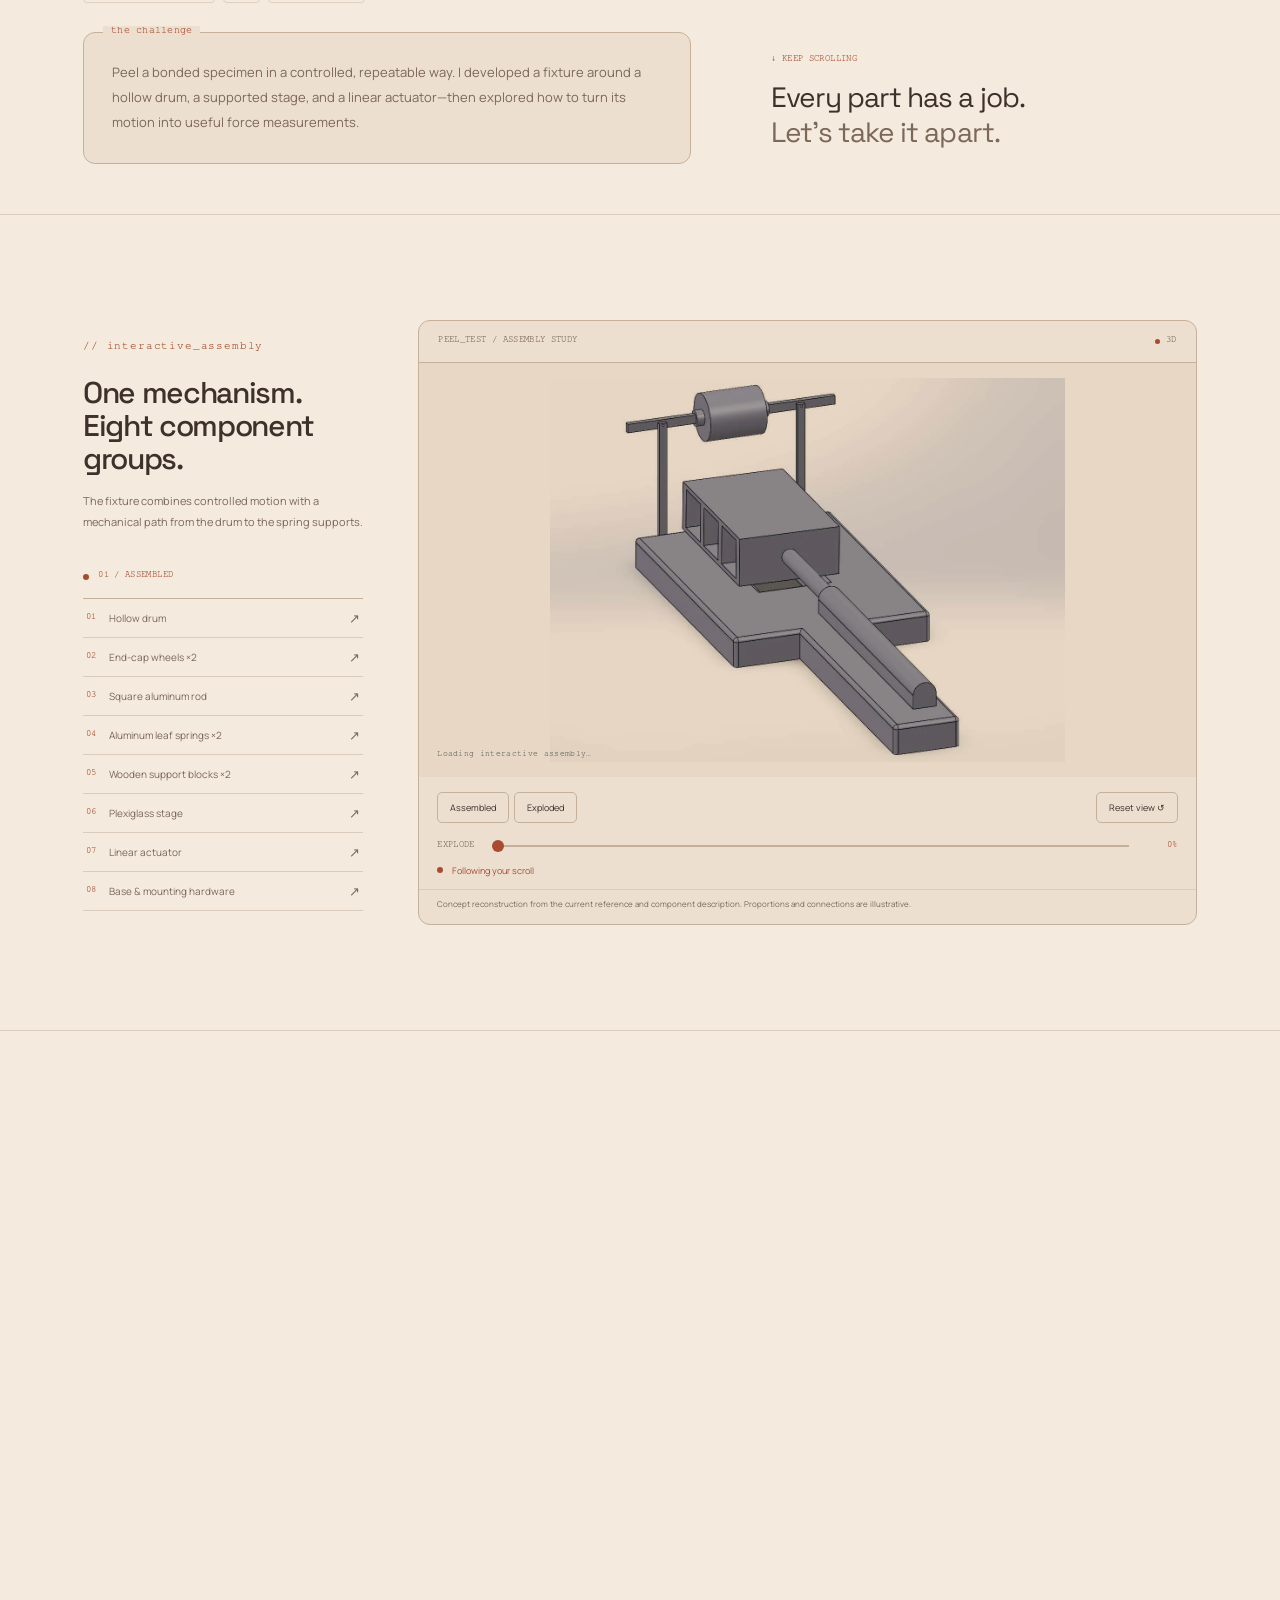
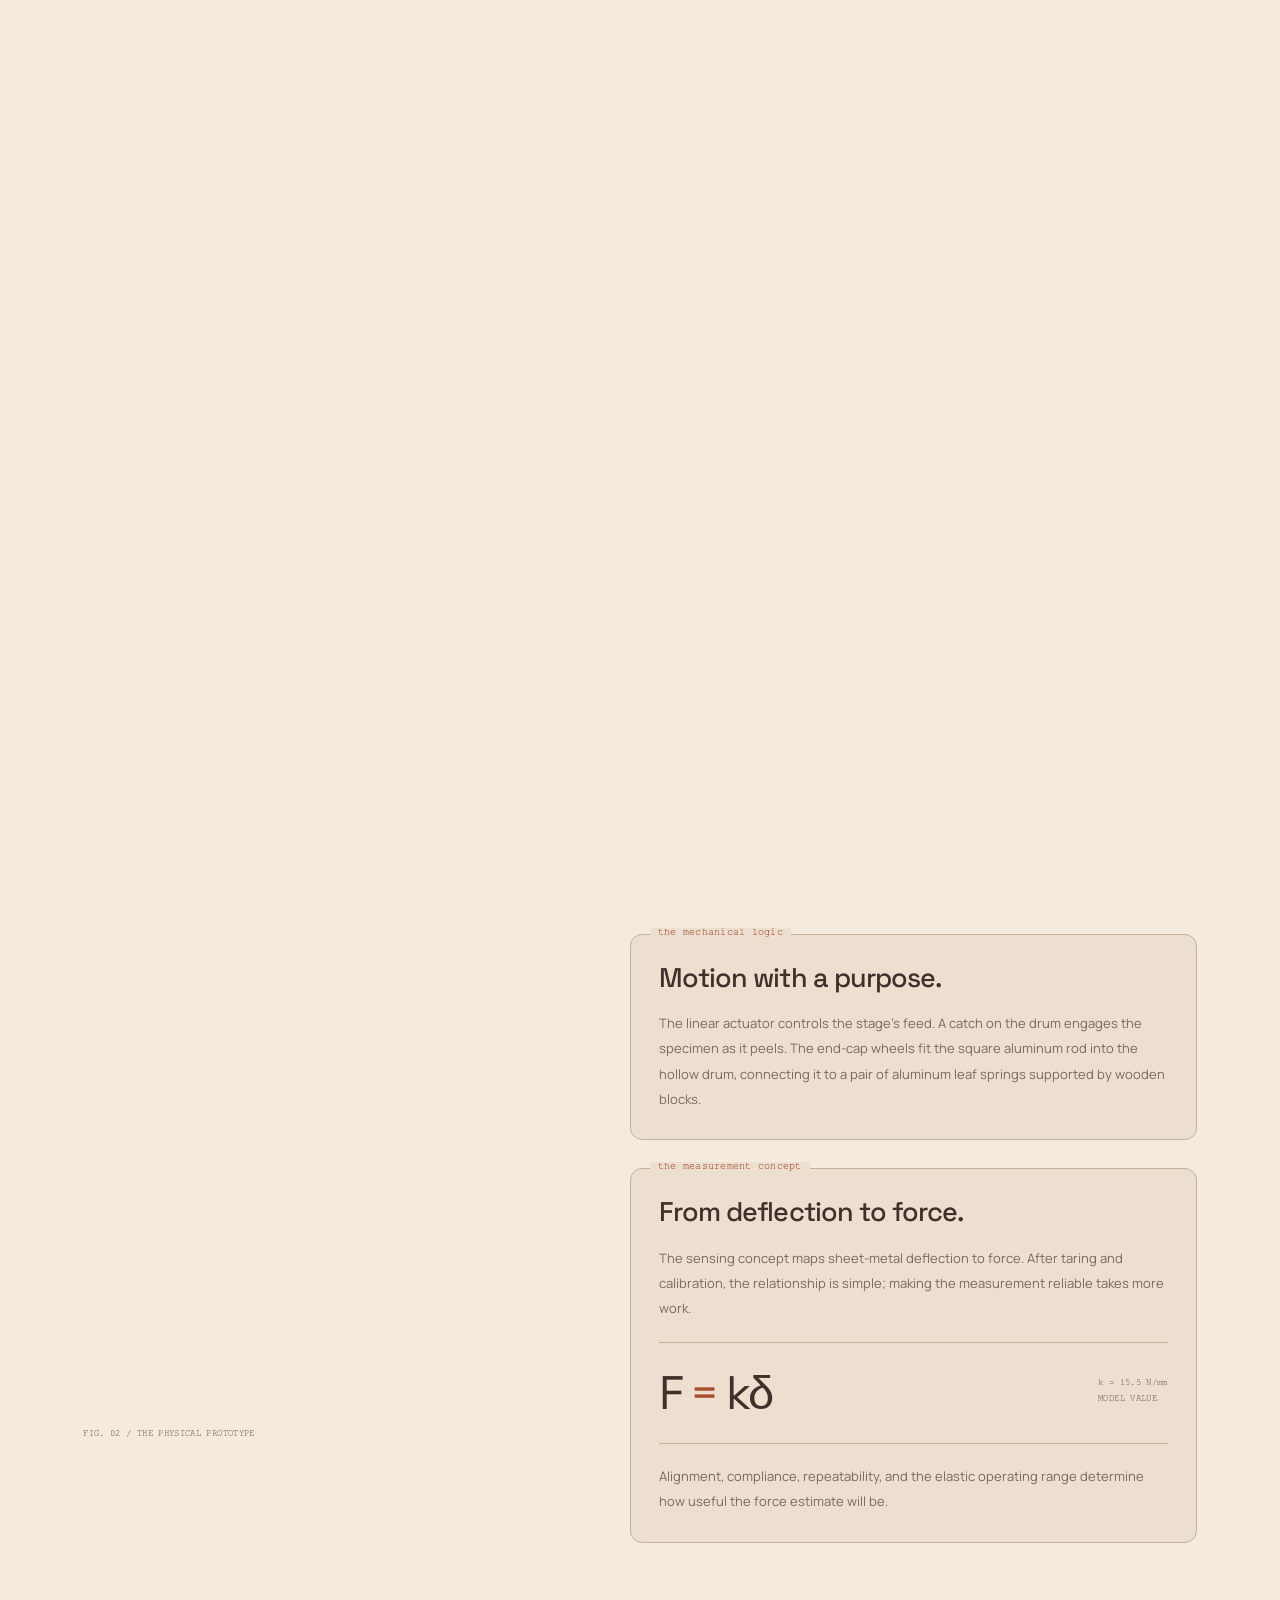
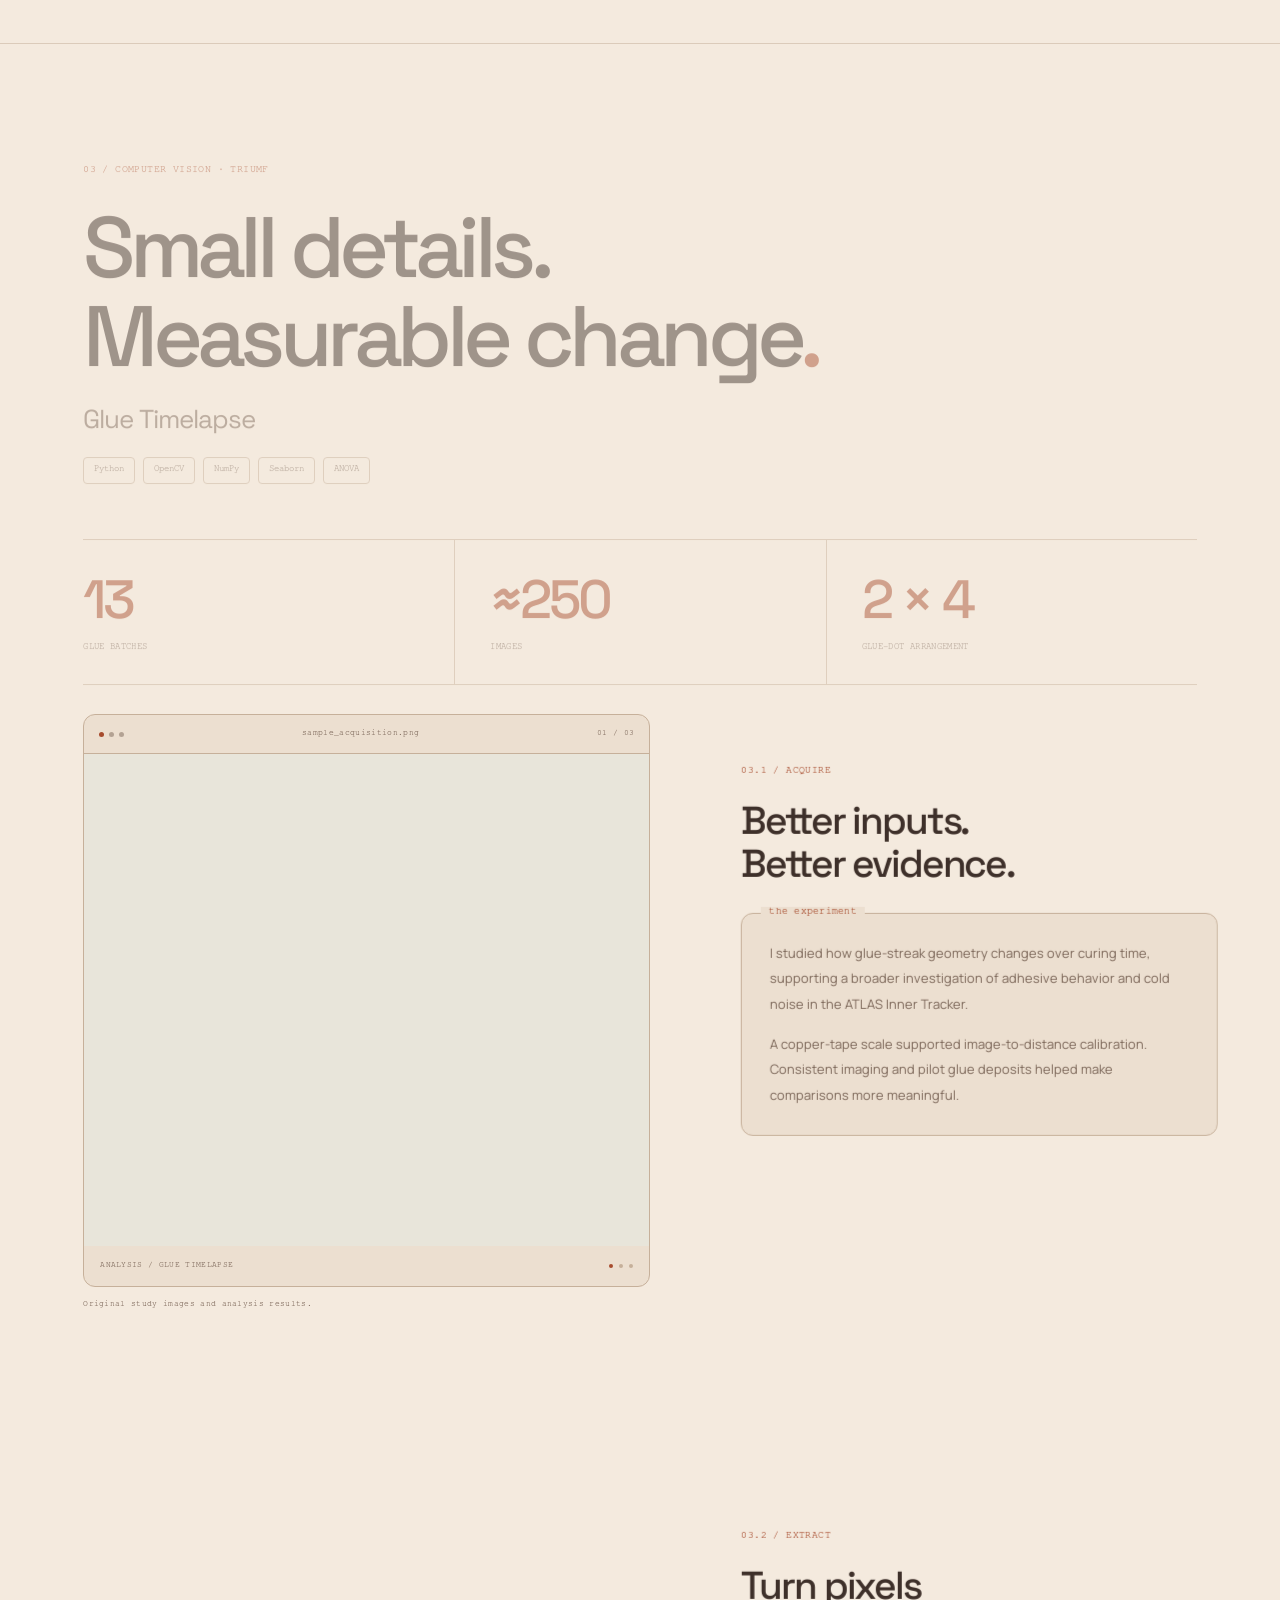
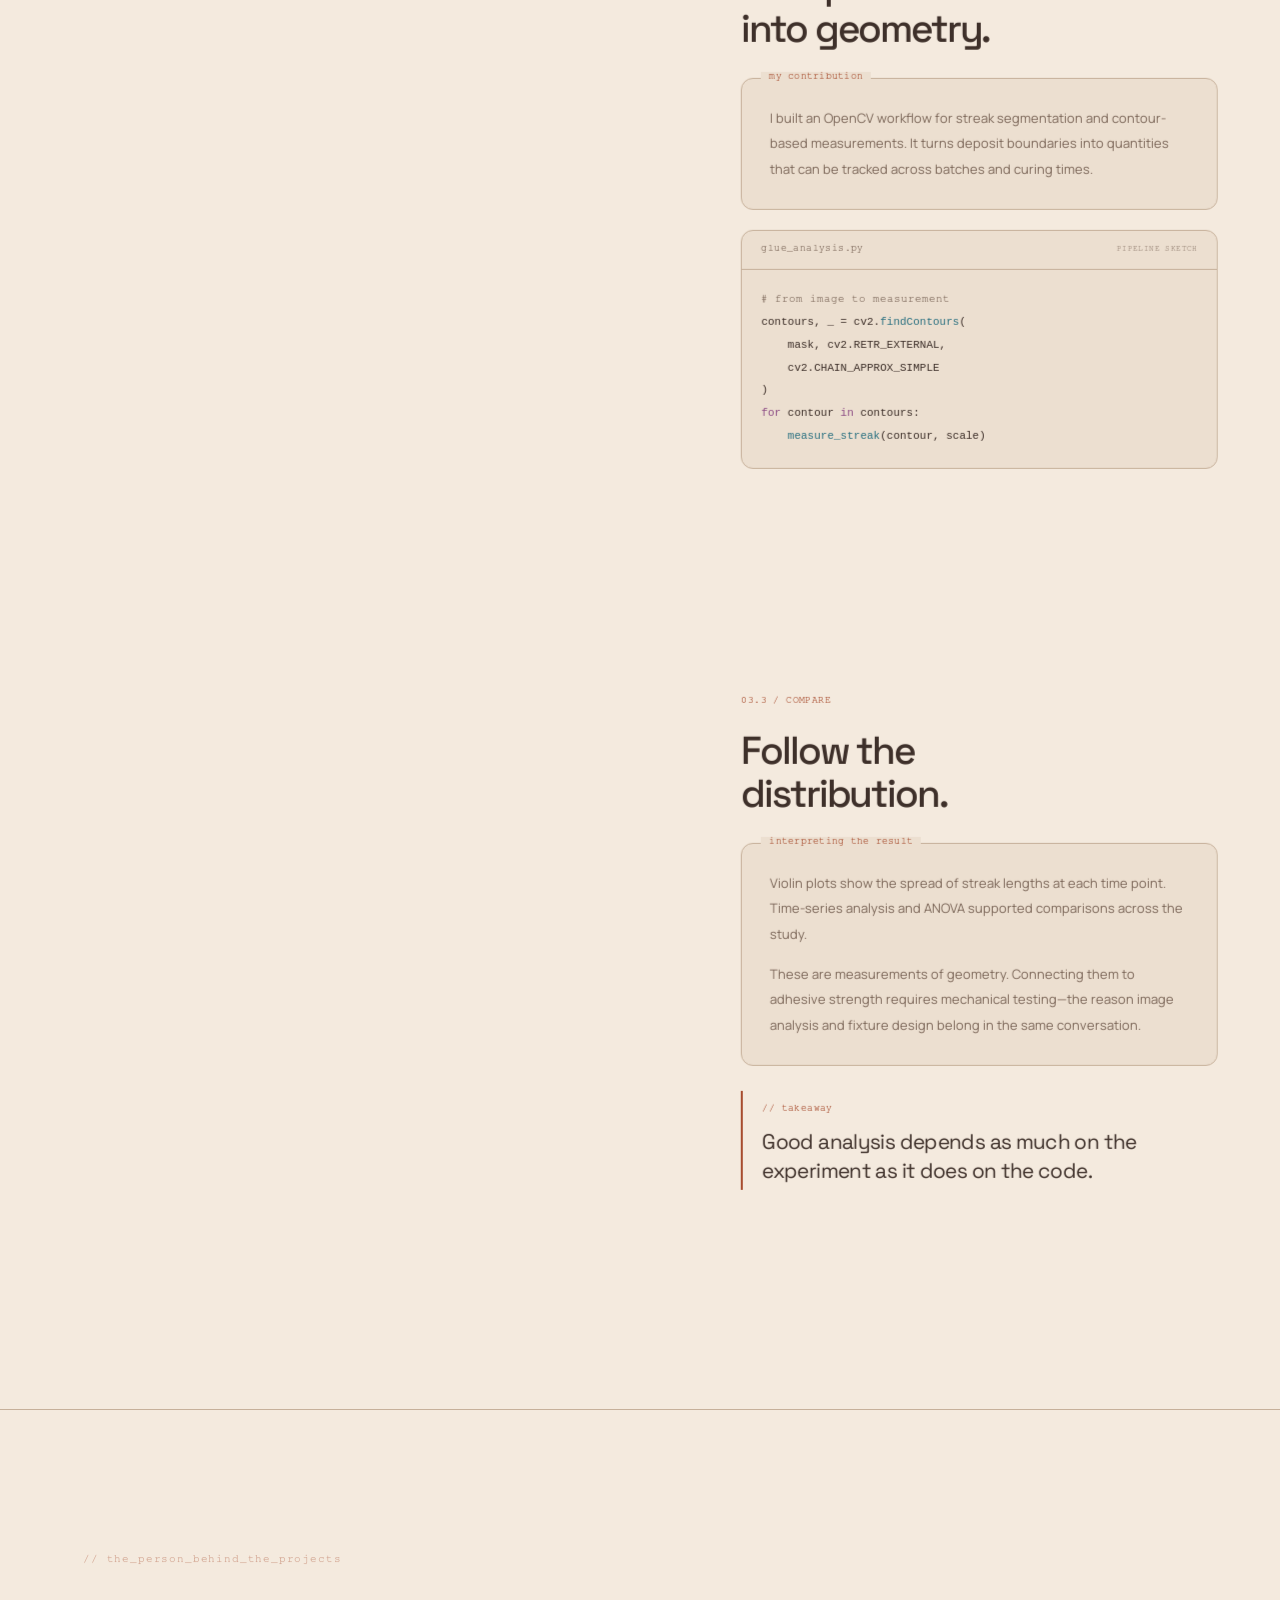
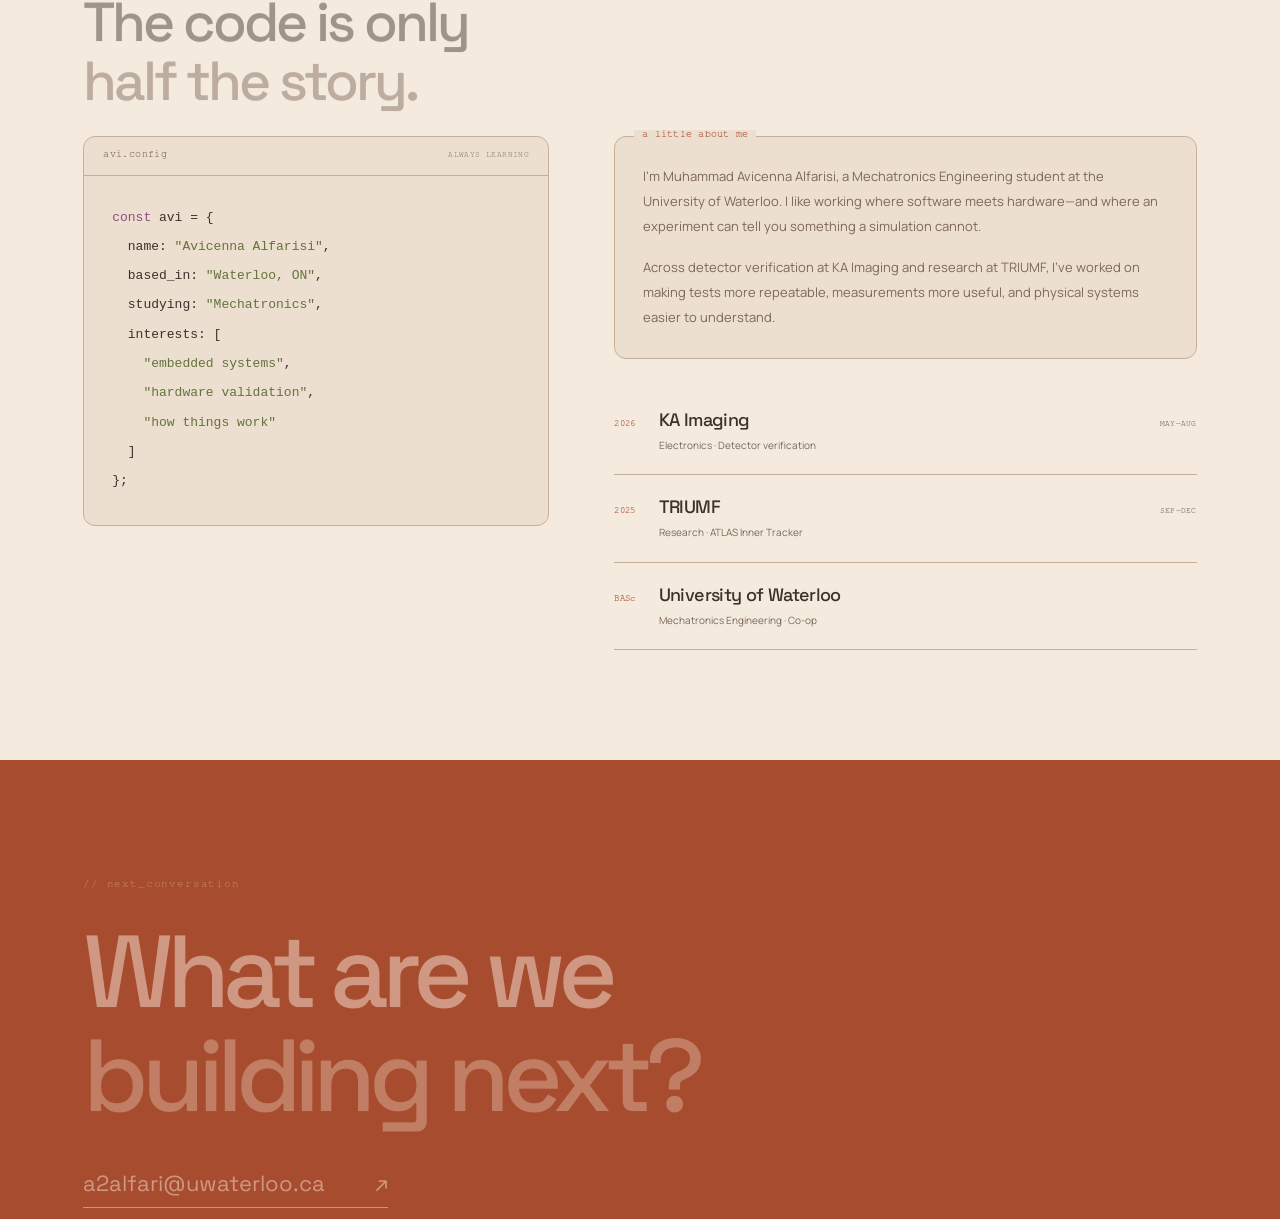
<file: field-notes.html>
<!doctype html><html lang="en"><head><meta charset="utf-8"><meta name="viewport" content="width=device-width,initial-scale=1"><meta http-equiv="refresh" content="0;url=./?theme=warm"><title>Avicenna Alfarisi — Warm portfolio</title></head><body><a href="./?theme=warm">Open the warm portfolio</a></body></html>
</file>
<file: style.css>
@font-face{font-family:Space;src:url(assets/space-grotesk-400.ttf) format('truetype');font-weight:400;font-display:swap}@font-face{font-family:Space;src:url(assets/space-grotesk-500.ttf) format('truetype');font-weight:500;font-display:swap}@font-face{font-family:Space;src:url(assets/space-grotesk-700.ttf) format('truetype');font-weight:700;font-display:swap}@font-face{font-family:Manrope;src:url(assets/manrope-400.ttf) format('truetype');font-weight:400;font-display:swap}@font-face{font-family:Manrope;src:url(assets/manrope-600.ttf) format('truetype');font-weight:600;font-display:swap}@font-face{font-family:Code;src:url(assets/mono.otf) format('opentype');font-display:swap}
:root{--bg:#11191c;--bg-rgb:17,25,28;--panel:#172226;--panel-2:#1d2a2d;--ink:#eff1e8;--muted:#a1b0ae;--line:#354345;--line-soft:#253437;--accent:#d4ee9e;--accent-2:#91c7cf;--on-accent:#182119;--code-purple:#d9b5ed;--code-blue:#98ced8;--code-green:#d4ee9e;--model-bg:#d9ded8;--radius:12px;--pad:clamp(24px,6.5vw,110px);--max:1512px;--head:Space,sans-serif;--body:Manrope,sans-serif}
:root[data-theme=warm]{--bg:#f4eade;--bg-rgb:244,234,222;--panel:#ecdfd0;--panel-2:#e6d5c3;--ink:#3e302a;--muted:#7c6759;--line:#c6b09a;--line-soft:#dbcbba;--accent:#a74c2e;--accent-2:#777d49;--on-accent:#fff3e6;--code-purple:#8d4d85;--code-blue:#2b7181;--code-green:#64733d;--model-bg:#e8d7c4}
*{box-sizing:border-box}html{scroll-behavior:smooth;scroll-padding-top:115px}body{margin:0;background:var(--bg);color:var(--ink);font-family:var(--body);font-size:15px;-webkit-font-smoothing:antialiased}a{color:inherit;text-decoration:none}button,input{font:inherit}button{cursor:pointer;color:inherit}button,a,input{touch-action:manipulation}button:focus-visible,a:focus-visible,input:focus-visible,canvas:focus-visible{outline:2px solid var(--accent);outline-offset:5px}button{border:0}img{max-width:100%;display:block}h1,h2,h3,p,figure,pre{margin:0}p{line-height:1.85}::selection{background:var(--accent);color:var(--on-accent)}.mono,.eyebrow,.code-comment,.tags,.frame-label,.step-label,.code-panel,pre{font-family:Code,monospace}.mono{font-size:10px;letter-spacing:.04em}.eyebrow{font-size:11px;letter-spacing:.075em;line-height:1.6;color:var(--accent)}.page-width{max-width:var(--max);padding-inline:var(--pad);margin-inline:auto}.muted{color:var(--muted)}.accent,.syn-green,.syntax-green{color:var(--accent)}.syn-purple{color:var(--code-purple)}.syn-blue{color:var(--code-blue)}.syn-green{color:var(--code-green)}.code-comment{color:var(--muted);font-size:12px}.skip{position:fixed;top:-60px;left:12px;z-index:100;background:var(--accent);color:var(--on-accent);padding:12px}.skip:focus{top:12px}.reading-progress{height:2px;position:fixed;top:0;left:0;right:0;z-index:40;pointer-events:none}.reading-progress span{display:block;background:var(--accent);height:100%;transform:scaleX(0);transform-origin:left}.site-header{height:84px;display:flex;align-items:center;justify-content:space-between;gap:28px;padding-inline:var(--pad);position:sticky;top:0;z-index:30;background:rgba(var(--bg-rgb),.91);backdrop-filter:blur(16px);border-bottom:1px solid var(--line-soft)}.brand{display:flex;gap:16px;align-items:center;font-family:var(--head);font-size:14px;font-weight:500;white-space:nowrap}.brand-symbol{font-family:Code,monospace;font-size:29px;letter-spacing:-5px;padding-right:5px}.brand-symbol>span{color:var(--accent)}.brand-sub{display:block;font-family:Code,monospace;font-size:8px;letter-spacing:.09em;color:var(--muted);margin-top:5px}.site-header nav{display:flex;gap:32px;margin-left:auto;font-size:11px}.site-header nav a{padding:10px 0;position:relative}.site-header nav a:after{content:'';position:absolute;left:0;bottom:0;width:0;height:1px;background:var(--accent);transition:width .25s}.site-header nav a:hover:after{width:100%}.theme-switch{display:flex;border:1px solid var(--line);border-radius:30px;padding:4px;margin-left:20px;gap:3px}.theme-switch button{border-radius:25px;padding:8px 14px;font-size:10px;background:transparent;color:var(--muted)}.theme-switch button[aria-pressed=true]{background:var(--accent);color:var(--on-accent)}.hero{position:relative;display:grid;grid-template-columns:1.15fr 1fr;gap:15px 40px;padding-top:78px;min-height:calc(100svh - 84px)}.hero-copy{position:relative;z-index:2}.hero-eyebrow{font-size:9px;letter-spacing:.03em;margin-bottom:30px}.status-dot{height:6px;width:6px;display:inline-block;background:var(--accent);border-radius:100%;margin-right:9px;vertical-align:middle}.hero h1{font-family:var(--head);font-size:clamp(68px,7.1vw,110px);font-weight:500;line-height:.99;letter-spacing:-.075em;position:relative;white-space:nowrap}.outline-word{color:var(--accent)}.title-dot{color:var(--accent);font-size:.7em;letter-spacing:-.1em;margin-left:7px}.hero-lede{font-family:var(--head);font-size:27px;line-height:1.2;letter-spacing:-.04em;margin-top:32px}.hero-note{border:1px solid var(--line);border-left:2px solid var(--accent);padding:16px 21px 19px;max-width:420px;margin-top:24px;background:var(--panel);border-radius:0 8px 8px 0}.hero-note .code-comment{font-size:10px;color:var(--accent)}.hero-note p{font-size:12px;line-height:1.85;color:var(--muted);margin-top:9px;max-width:360px}.hero-cta{display:inline-flex;gap:13px;align-items:center;font-size:11px;margin-top:25px}.cta-arrow{display:grid;place-items:center;background:var(--accent);color:var(--on-accent);height:36px;width:36px;border-radius:50%;font-size:20px;transition:transform .2s}.hero-cta:hover .cta-arrow{transform:translateY(4px)}.hero-cta .code-comment{font-size:9px;margin-left:7px}.hero-art{position:relative;align-self:center;aspect-ratio:1.04;min-width:0;border:1px solid var(--line);margin-bottom:24px;background:var(--panel);border-radius:9px;isolation:isolate;transform:translateY(0);will-change:transform}.hero-grid{position:absolute;inset:0;background-image:linear-gradient(var(--line-soft) 1px,transparent 1px),linear-gradient(90deg,var(--line-soft) 1px,transparent 1px);background-size:32px 32px;opacity:.7;z-index:-1;border-radius:9px}.hero-cad{width:90%;position:absolute;left:5%;top:16%;height:69%;object-fit:contain;filter:brightness(1.15);mix-blend-mode:screen;opacity:.85;mask-image:radial-gradient(ellipse,#000 45%,transparent 73%)}[data-theme=warm] .hero-cad{mix-blend-mode:multiply;filter:none;opacity:1}.art-topline{display:flex;justify-content:space-between;position:absolute;top:20px;left:20px;right:20px;color:var(--muted);font-size:8px}.art-bottomline{position:absolute;left:22px;right:22px;bottom:17px;display:flex;justify-content:space-between;align-items:center;border-top:1px solid var(--line);padding-top:14px;font-size:11px}.circle-link{border:1px solid var(--line);border-radius:100%;height:31px;width:31px;display:grid;place-items:center;font-size:19px}.art-bottomline:hover .circle-link{background:var(--accent);color:var(--on-accent)}.floating-note{position:absolute;font-size:10px;backdrop-filter:blur(10px);background:rgba(var(--bg-rgb),.9);padding:11px 14px;border:1px solid var(--line);border-radius:5px;box-shadow:0 12px 35px #00000015}.note-one{top:22%;left:-31px;transform:rotate(-5deg)}.note-two{bottom:25%;right:-20px;transform:rotate(4deg)}.tiny-square{display:inline-block;width:5px;height:5px;background:var(--accent);margin-right:8px}.orbit-ring{border:1px dashed var(--line);position:absolute;inset:16% 10% 19%;border-radius:50%;z-index:-1;transform:rotate(-25deg)}.frame-corners:before,.frame-corners:after{position:absolute;content:'+';font-family:Code;top:-9px;color:var(--accent);font-size:17px;z-index:2}.frame-corners:before{left:-5px}.frame-corners:after{right:-5px}.hero-bottom{grid-column:1/-1;display:flex;justify-content:space-between;align-items:center;align-self:end;border-top:1px solid var(--line);padding:21px 0 28px;margin-top:45px;color:var(--muted);font-size:10px}.hero-bottom .mono{font-size:8px}.discipline-strip{border-block:1px solid var(--line-soft);overflow:hidden;padding:21px 0;color:var(--muted);font-family:var(--head);font-size:19px;letter-spacing:.03em;white-space:nowrap}.discipline-strip>div{width:max-content;min-width:100%;display:flex;justify-content:space-around;gap:44px;padding-inline:40px;transform:translateX(0)}.discipline-strip span{color:var(--accent);font-family:Code}.project-overview{padding-block:110px}.section-intro{display:grid;grid-template-columns:1fr .65fr;gap:20px 50px;align-items:end}.section-intro>.eyebrow{grid-column:1/-1}.section-intro h2,.about-top h2{font-family:var(--head);font-size:clamp(37px,4.3vw,64px);line-height:1.08;letter-spacing:-.055em;font-weight:500}.section-intro p{color:var(--muted);font-size:14px;padding-bottom:5px}.project-index{margin-top:43px;border-top:1px solid var(--line)}.index-row{display:grid;grid-template-columns:55px 1fr 290px 25px;align-items:center;gap:24px;border-bottom:1px solid var(--line);padding:26px 5px;transition:padding .3s,background .3s}.index-row:hover{padding-inline:16px;background:var(--panel)}.index-number{font-family:Code;font-size:11px;color:var(--accent)}.index-title{font-family:var(--head);font-size:26px;letter-spacing:-.04em}.index-category{font-size:11px;color:var(--muted)}.index-arrow{font-size:25px;color:var(--accent)}.project{padding-top:95px;border-top:1px solid var(--line-soft);overflow:clip}.project-heading{position:relative;padding-bottom:55px}.chapter{display:block;color:var(--accent);font-size:10px;margin-bottom:26px}.project-heading h2{font-family:var(--head);font-size:clamp(48px,6.7vw,97px);font-weight:500;line-height:1.04;letter-spacing:-.065em}.project-heading>p{font-family:var(--head);font-size:26px;line-height:1.2;letter-spacing:-.035em;color:var(--muted);margin-top:23px}.tags{display:flex;gap:8px;flex-wrap:wrap;margin-top:22px;font-size:9px;color:var(--muted)}.tags span{padding:7px 10px;border:1px solid var(--line);border-radius:4px}.scroll-story{display:grid;grid-template-columns:1fr .84fr;gap:70px;position:relative;align-items:start}.story-visual{position:sticky;top:110px;align-self:start;padding-bottom:30px}.media-window{border:1px solid var(--line);border-radius:var(--radius);background:var(--panel);overflow:hidden}.window-bar{height:39px;display:flex;justify-content:space-between;align-items:center;gap:10px;padding:0 15px;border-bottom:1px solid var(--line);color:var(--muted)}.window-bar>.mono{font-size:8px}.window-bar>span:first-child{display:flex;gap:5px}.window-bar i{display:block;width:5px;height:5px;border-radius:100%;background:var(--muted);opacity:.5}.window-bar i:first-child{background:var(--accent);opacity:1}.story-images{aspect-ratio:1.05;position:relative;overflow:hidden;background:var(--panel-2)}.story-images>img{position:absolute;inset:0;width:100%;height:100%;object-fit:cover;opacity:0;transform:scale(1.055);transition:opacity .65s ease,transform 1s ease;pointer-events:none}.story-images>img.active{opacity:1;transform:scale(1)}.media-caption{height:40px;display:flex;justify-content:space-between;align-items:center;padding-inline:16px;color:var(--muted)}.media-caption .mono{font-size:8px}.step-dots{display:flex;gap:6px}.step-dots i{width:4px;height:4px;border-radius:50%;background:var(--line)}.step-dots i.active{background:var(--accent)}.image-footnote{margin-top:12px;color:var(--muted);font-size:8px;line-height:1.5}.story-step{min-height:85vh;padding-top:28px;padding-bottom:100px;scroll-margin-top:130px}.step-label{font-size:10px;color:var(--accent)}.story-step h3{font-family:var(--head);font-size:39px;line-height:1.1;font-weight:500;letter-spacing:-.055em;margin-top:22px;margin-bottom:27px}.text-frame{border:1px solid var(--line);border-radius:var(--radius);padding:27px 28px;position:relative;background:var(--panel)}.frame-label{font-size:10px;color:var(--accent);background:var(--panel);padding:0 8px;position:absolute;top:-7px;left:19px;letter-spacing:.025em}.text-frame p{font-size:13px;color:var(--muted);line-height:1.95}.text-frame p+p{margin-top:15px}.code-panel{border:1px solid var(--line);margin-top:20px;border-radius:var(--radius);background:var(--panel);overflow:hidden}.code-heading{display:flex;justify-content:space-between;align-items:center;gap:15px;padding:13px 19px;border-bottom:1px solid var(--line);font-size:10px;color:var(--muted)}.code-heading span{font-size:8px;opacity:.75}.code-panel pre{padding:19px;font-size:11px;line-height:1.9;overflow:auto}.code-panel .code-comment{font-size:11px}.signal-chain{margin-top:25px;display:flex;align-items:center;justify-content:space-between;gap:6px;font-family:Code;font-size:10px;padding:16px;border:1px dashed var(--line);border-radius:8px}.signal-chain>span:nth-child(even){color:var(--accent)}.project-takeaway{border-left:2px solid var(--accent);margin-top:25px;padding:4px 0 4px 19px}.project-takeaway .mono{color:var(--accent)}.project-takeaway p{font-family:var(--head);font-size:21px;line-height:1.4;margin-top:11px;letter-spacing:-.03em}.peel-project{padding-bottom:100px}.peel-intro{display:grid;grid-template-columns:1fr .7fr;gap:80px;align-items:center;padding-bottom:50px}.peel-invitation>.mono{color:var(--accent);font-size:9px}.peel-invitation>p{font-family:var(--head);font-size:28px;letter-spacing:-.035em;line-height:1.25;margin-top:14px}.assembly-scroll{position:relative;height:250vh;margin-bottom:70px}.assembly-sticky{position:sticky;top:83px;height:calc(100svh - 83px);display:flex;align-items:center;background:var(--bg);border-block:1px solid var(--line-soft)}.assembly-layout{display:grid;grid-template-columns:280px minmax(0,1fr);gap:55px;width:100%;align-items:center;padding-block:28px}.assembly-copy h3{font-family:var(--head);font-size:30px;line-height:1.1;letter-spacing:-.045em;font-weight:500;margin-top:20px}.assembly-copy>p{font-size:11px;color:var(--muted);line-height:1.85;margin-top:16px;min-height:62px}.assembly-stage-label{margin-block:18px 16px;display:flex;align-items:center}.assembly-stage-label .mono{font-size:9px;color:var(--accent)}.part-list{border-top:1px solid var(--line)}.part-list button{width:100%;display:flex;gap:13px;align-items:center;text-align:left;background:transparent;border-bottom:1px solid var(--line-soft);padding:10px 3px;font-size:10px;color:var(--muted);transition:color .2s,padding .2s,background .2s}.part-list button span:first-child{font-family:Code;font-size:9px;color:var(--accent)}.part-list button span:last-child{margin-left:auto;font-size:13px}.part-list button:hover,.part-list button.active{color:var(--ink);padding-left:9px;background:var(--panel)}.assembly-viewer{border:1px solid var(--line);border-radius:12px;background:var(--panel);overflow:hidden;min-width:0}.viewer-topline{display:flex;justify-content:space-between;align-items:center;padding:15px 19px;border-bottom:1px solid var(--line);font-size:9px;color:var(--muted)}.viewer-live{display:flex;align-items:center;gap:6px}.viewer-live i{width:5px;height:5px;border-radius:50%;background:var(--accent)}.model-host{width:100%;height:clamp(270px,46vh,520px);position:relative;overflow:hidden;background:var(--model-bg);isolation:isolate}.model-host canvas{width:100%;height:100%;display:block;outline-offset:-4px;touch-action:pan-y;cursor:grab}.model-host canvas:active{cursor:grabbing}.model-host>#model-fallback{width:100%;height:100%;object-fit:contain;mix-blend-mode:multiply;padding:15px}.model-hint{position:absolute;bottom:15px;left:18px;font-size:8px;color:#5d665e;pointer-events:none;max-width:90%;line-height:1.6}.model-label{position:absolute;top:15px;left:17px;right:17px;max-width:310px;border:1px solid #7e8c78;background:#f4f3e8ee;color:#233128;border-radius:7px;font-size:11px;line-height:1.6;padding:11px 14px;pointer-events:none}.model-label strong{display:block;font-family:var(--head);font-size:14px;margin-bottom:4px}.assembly-controls{padding:15px 18px 10px}.assembly-controls-top{display:flex;justify-content:space-between;align-items:center;gap:12px}.model-presets{display:flex;gap:5px}.model-presets button,.assembly-controls-top>button{border:1px solid var(--line);background:transparent;border-radius:5px;padding:8px 12px;font-size:9px}.model-presets button:hover,.assembly-controls-top>button:hover{background:var(--accent);color:var(--on-accent);border-color:var(--accent)}.explosion-control{display:flex;align-items:center;gap:15px;margin-top:18px}.explosion-control .mono{font-size:9px}.explosion-control label{color:var(--muted)}.explosion-control input{appearance:none;-webkit-appearance:none;background:var(--line);height:2px;flex:1;min-width:20px;cursor:ew-resize}.explosion-control input::-webkit-slider-thumb{appearance:none;-webkit-appearance:none;width:12px;height:12px;border-radius:50%;background:var(--accent)}.explosion-control input::-moz-range-thumb{width:12px;height:12px;border-radius:50%;background:var(--accent);border:0}.explosion-control output{width:32px;text-align:right;color:var(--accent)}.follow-scroll{display:flex;align-items:center;background:transparent;padding:12px 0 2px;font-size:9px;color:var(--muted)}.follow-scroll:not(.active) .status-dot{background:var(--muted)}.follow-scroll.active{color:var(--accent)}.model-note{padding:8px 18px 13px;color:var(--muted);font-size:8px;line-height:1.6;border-top:1px solid var(--line-soft)}.peel-detail-grid{display:grid;grid-template-columns:.85fr 1fr;gap:65px;align-items:start}.evidence-photo{transform-origin:center}.evidence-photo img{border-radius:12px;width:100%;aspect-ratio:1;object-fit:cover}.evidence-photo figcaption{color:var(--muted);margin-top:15px;font-size:9px}.peel-reasoning{display:grid;gap:28px}.text-frame h3{font-family:var(--head);font-size:27px;font-weight:500;letter-spacing:-.035em;line-height:1.2;margin-bottom:17px}.equation{display:flex;justify-content:space-between;align-items:center;margin-block:20px;padding-block:20px;border-block:1px solid var(--line)}.equation>span:first-child{font-family:var(--head);font-size:47px;letter-spacing:-.06em}.equation i{font-style:normal;color:var(--accent)}.equation .mono{font-size:9px;color:var(--muted);line-height:1.8}.study-stats{display:grid;grid-template-columns:repeat(3,1fr);margin-bottom:55px;border-block:1px solid var(--line)}.study-stats>div{padding:25px 0 30px;display:flex;flex-direction:column;gap:9px}.study-stats>div+div{border-left:1px solid var(--line);padding-left:35px}.study-stats strong{font-family:var(--head);font-size:54px;font-weight:500;letter-spacing:-.06em;color:var(--accent)}.study-stats .mono{font-size:9px;color:var(--muted)}.glue-story .story-images{aspect-ratio:1.15;background:#e8e5da}.glue-story .story-images img{object-fit:contain;padding:10px}.glue-story .story-images img[data-story-image="1"]{object-fit:cover;padding:0}.about-section{padding-block:110px;border-top:1px solid var(--line)}.about-top h2{margin-top:23px}.about-grid{display:grid;grid-template-columns:.8fr 1fr;gap:65px;margin-top:50px;align-items:start}.about-code{border:1px solid var(--line);border-radius:12px;overflow:hidden;background:var(--panel);position:sticky;top:125px}.about-code pre{padding:28px;font-size:13px;line-height:2.1;overflow:auto}.experience{margin-top:29px}.experience-row{display:flex;gap:23px;align-items:baseline;border-bottom:1px solid var(--line);padding-block:20px}.experience-row>.mono{color:var(--accent);font-size:9px}.experience-row>.mono:last-child{margin-left:auto;font-size:8px;color:var(--muted);white-space:nowrap}.experience-row h3{font-family:var(--head);font-size:18px;letter-spacing:-.035em;font-weight:500}.experience-row p{font-size:10px;color:var(--muted);margin-top:5px}.contact-section{background:var(--accent);color:var(--on-accent);padding-top:85px}.contact-section .eyebrow{color:var(--on-accent);opacity:.7}.contact-section h2{font-family:var(--head);font-size:clamp(55px,8vw,118px);line-height:1.02;letter-spacing:-.07em;font-weight:500;margin-block:25px}.contact-section h2>span{opacity:.65}.contact-email{font-family:var(--head);font-size:22px;display:inline-flex;gap:50px;align-items:center;border-bottom:1px solid currentColor;padding-bottom:10px;margin-top:15px;transition:gap .3s}.contact-email:hover{gap:65px}.contact-section footer{border-top:1px solid currentColor;margin-top:70px;padding-block:26px 30px;display:flex;justify-content:space-between;gap:24px;align-items:center;opacity:.8}.contact-section footer .mono{font-size:8px}.contact-section footer>div{display:flex;gap:25px;font-size:10px}.chapter-marker{position:fixed;bottom:25px;right:20px;z-index:15;color:var(--muted);display:flex;align-items:center;gap:9px;font-size:8px;writing-mode:vertical-rl;mix-blend-mode:normal;pointer-events:none}.chapter-marker i{width:1px;height:35px;background:var(--line)}.js .reveal{opacity:0;transform:translate3d(0,35px,0);transition:opacity .75s ease,transform .85s cubic-bezier(.2,.65,.2,1)}.js .reveal.is-visible{opacity:1;transform:translate3d(0,0,0)}.js .story-step.reveal{transform:translate3d(28px,20px,0)}.js .story-step.reveal.is-visible{transform:translate3d(0,0,0)}
@media(min-width:1650px){.hero{min-height:850px}.hero h1{font-size:116px}.hero-art{max-height:590px}.hero-lede{font-size:31px}.hero-note p{font-size:14px}.assembly-layout{grid-template-columns:315px 1fr}.assembly-copy h3{font-size:35px}.part-list button{font-size:12px;padding-block:13px}}
@media(max-width:1150px){:root{--pad:45px}.hero{padding-top:60px;gap:25px}.hero h1{font-size:78px}.hero-art{margin-top:70px}.hero-eyebrow{font-size:8px}.hero-lede{font-size:25px}.hero-note{max-width:360px}.hero-note p{font-size:12px}.title-dot{margin-left:2px}.hero-bottom{margin-top:50px}.scroll-story{gap:42px;grid-template-columns:1fr .9fr}.story-step h3{font-size:34px}.text-frame{padding:23px}.text-frame p{font-size:12px}.assembly-layout{grid-template-columns:245px 1fr;gap:30px}.assembly-copy h3{font-size:26px}.part-list button{font-size:9px;padding:10px 2px}.model-host{height:42vh;min-height:300px}.peel-detail-grid,.about-grid{gap:40px}.index-row{grid-template-columns:40px 1fr 240px 22px}.index-title{font-size:24px}.index-category{font-size:10px}.site-header nav{gap:23px}.theme-switch{margin-left:0}.chapter-marker{right:12px}}
@media(max-height:760px) and (min-width:801px){.assembly-copy h3{font-size:23px;margin-top:12px}.assembly-copy>p{font-size:10px;margin-top:10px;min-height:0}.assembly-stage-label{margin-block:11px}.part-list button{padding-block:7px}.model-host{height:35vh;min-height:220px}.assembly-controls{padding-block:10px 5px}.model-note{font-size:7px}.viewer-topline{padding-block:11px}.assembly-layout{padding-block:18px}.assembly-scroll{height:270vh}}
@media(max-width:800px){:root{--pad:29px}.site-header{gap:18px;height:76px}.brand-sub{font-size:7px}.brand{font-size:12px;gap:12px}.brand-symbol{font-size:25px}.site-header nav{gap:17px;font-size:10px}.theme-switch{padding:3px}.theme-switch button{padding:7px 10px;font-size:9px}.hero{padding-top:50px;grid-template-columns:1fr .9fr;gap:20px;min-height:780px}.hero h1{font-size:64px}.hero-art{aspect-ratio:.85;margin-top:70px}.hero-eyebrow{font-size:7px}.hero-lede{font-size:24px;margin-top:28px}.hero-note{padding:15px 16px;max-width:320px}.hero-note p{font-size:11px}.hero-cta{gap:9px;font-size:10px}.hero-cta .code-comment{display:none}.floating-note{font-size:8px;padding:9px}.note-one{left:-20px}.note-two{right:-10px}.art-topline{font-size:7px;left:13px;right:13px;top:15px}.art-bottomline{font-size:9px;left:14px;right:14px}.hero-bottom>span:nth-child(2){font-size:9px}.discipline-strip{font-size:15px;padding-block:17px}.discipline-strip>div{gap:32px}.project-overview{padding-block:75px}.section-intro{gap:18px 35px}.section-intro h2{font-size:40px}.section-intro p{font-size:12px}.index-row{grid-template-columns:32px 1fr 22px;gap:18px;padding-block:22px}.index-category{display:none}.index-title{font-size:25px}.project{padding-top:70px}.project-heading h2{font-size:64px}.project-heading>p{font-size:23px}.scroll-story{gap:30px;grid-template-columns:1fr .9fr}.story-step h3{font-size:29px}.story-step{padding-bottom:70px;min-height:85vh;padding-top:15px}.text-frame{padding:22px 20px}.text-frame p{font-size:12px}.code-panel pre{font-size:10px;padding:15px}.code-panel .code-comment{font-size:10px}.code-heading{font-size:9px;padding-inline:15px}.code-heading span{font-size:7px}.signal-chain{font-size:8px;gap:4px;padding:12px}.story-images{aspect-ratio:.83}.window-bar{padding-inline:10px}.window-bar>.mono{font-size:6px}.window-bar>span:first-child{gap:3px}.window-bar i{width:4px;height:4px}.media-caption{padding-inline:10px}.media-caption .mono{font-size:6px}.image-footnote{font-size:7px}.project-takeaway p{font-size:19px}.peel-intro{gap:30px;grid-template-columns:1fr .8fr}.peel-invitation>p{font-size:25px}.assembly-scroll{height:240vh}.assembly-sticky{top:75px;height:calc(100svh - 75px)}.assembly-layout{grid-template-columns:1fr;gap:15px;padding-block:15px}.assembly-copy{display:grid;grid-template-columns:1fr 1fr;gap:8px 24px;align-items:start}.assembly-copy>.eyebrow{grid-column:1/-1;font-size:9px}.assembly-copy h3{font-size:25px;margin:0}.assembly-copy>p{font-size:10px;line-height:1.7;margin:0;min-height:0}.assembly-stage-label{grid-column:1;margin:3px 0 0}.part-list{grid-column:1/-1;display:flex;overflow-x:auto;border:0;gap:7px;padding-bottom:5px;scrollbar-width:thin}.part-list button{white-space:nowrap;border:1px solid var(--line);border-radius:4px;padding:7px 9px;font-size:8px;width:auto;flex:none;gap:7px}.part-list button span:last-child{display:none}.part-list button:hover,.part-list button.active{padding-left:9px}.model-host{height:31vh;min-height:200px;max-height:340px}.assembly-controls{padding:10px 15px 8px}.viewer-topline{font-size:8px;padding:11px 15px}.assembly-controls-top{gap:10px}.model-presets button,.assembly-controls-top>button{padding:7px 11px;font-size:8px}.explosion-control{margin-top:12px}.follow-scroll{padding-top:10px;font-size:8px}.model-note{font-size:7px;padding:7px 15px 9px}.assembly-scroll{margin-bottom:45px}.peel-detail-grid{gap:30px;grid-template-columns:.8fr 1fr}.text-frame h3{font-size:24px}.equation>span:first-child{font-size:37px}.equation .mono{font-size:8px}.about-section{padding-block:70px}.about-grid{gap:30px;grid-template-columns:.9fr 1fr}.about-code pre{font-size:10px;padding:21px}.experience-row{gap:16px}.experience-row h3{font-size:16px}.experience-row p{font-size:9px}.experience-row>.mono:last-child{display:none}.contact-section{padding-top:65px}.contact-section h2{font-size:75px}.contact-email{font-size:21px}.chapter-marker{right:7px;font-size:7px}}
@media(max-width:560px){:root{--pad:22px}.site-header{height:72px;gap:10px;padding-inline:19px}.site-header nav{display:none}.brand{font-size:11px;gap:10px}.brand-symbol{font-size:26px}.brand-sub{font-size:6px;letter-spacing:.08em}.theme-switch{margin-left:auto;gap:0}.theme-switch button{font-size:8px;padding:7px 9px}.hero{display:block;min-height:0;padding-top:42px}.hero-eyebrow{font-size:8px;letter-spacing:0;margin-bottom:24px}.hero h1{font-size:clamp(53px,13.3vw,74px);letter-spacing:-.075em;line-height:1.03}.hero-lede{font-size:25px;margin-top:28px}.hero-note{max-width:none;padding:16px 18px;margin-top:24px}.hero-note p{font-size:12px;max-width:none}.hero-cta{font-size:11px;margin-top:22px}.hero-cta .code-comment{display:block;font-size:8px;margin-left:3px}.hero-art{aspect-ratio:1.19;width:100%;margin:44px 0 0}.hero-cad{top:12%;height:75%;width:86%;left:7%}.art-topline{font-size:8px}.floating-note{font-size:9px}.note-one{left:-10px;top:21%}.note-two{right:-8px;bottom:25%}.art-bottomline{font-size:10px;bottom:12px;padding-top:11px}.hero-bottom{margin-top:32px;padding-block:18px 24px;gap:16px}.hero-bottom>span:nth-child(2){display:none}.hero-bottom .mono{font-size:7px}.discipline-strip{font-size:13px;padding-block:17px}.discipline-strip>div{gap:24px;padding-inline:25px}.project-overview{padding-block:62px}.section-intro{display:block}.section-intro h2{font-size:39px;margin-top:20px}.section-intro p{font-size:12px;margin-top:21px}.project-index{margin-top:30px}.index-row{grid-template-columns:23px 1fr 20px;gap:12px;padding-block:22px}.index-title{font-size:20px;letter-spacing:-.035em}.index-number{font-size:9px}.index-arrow{font-size:21px}.project{padding-top:60px}.chapter{font-size:8px;letter-spacing:.03em;margin-bottom:23px}.project-heading h2{font-size:49px;letter-spacing:-.055em;line-height:1.08}.project-heading>p{font-size:22px;margin-top:20px}.project-heading{padding-bottom:34px}.tags{font-size:8px;gap:6px}.tags span{padding:6px 8px}.scroll-story{display:block}.story-visual{top:84px;z-index:3;background:var(--bg);padding-bottom:10px}.media-window{border-radius:9px}.window-bar{height:29px}.window-bar>.mono{font-size:7px}.story-images,.glue-story .story-images{height:29vh;min-height:185px;max-height:310px;aspect-ratio:auto}.auto-story .story-images img{object-fit:contain;background:var(--panel-2)}.media-caption{height:28px}.media-caption .mono{font-size:7px}.image-footnote{display:none}.story-step{padding-top:29px;padding-bottom:90px;min-height:91vh}.story-step h3{font-size:34px;margin-top:17px;margin-bottom:24px}.step-label{font-size:9px}.text-frame{padding:25px 22px}.text-frame p{font-size:12px;line-height:1.95}.frame-label{font-size:9px}.code-panel pre{font-size:11px;padding:20px}.code-panel .code-comment{font-size:11px}.code-heading{font-size:9px}.code-heading span{font-size:7px}.signal-chain{font-size:9px;padding:15px}.project-takeaway p{font-size:22px}.project-takeaway .mono{font-size:9px}.peel-intro{display:block;padding-bottom:38px}.peel-invitation{margin-top:30px}.peel-invitation>p{font-size:27px}.assembly-scroll{height:235vh;margin-bottom:40px}.assembly-sticky{top:71px;height:calc(100svh - 71px)}.assembly-layout{padding:12px 15px;gap:8px}.assembly-copy{gap:7px 15px}.assembly-copy>.eyebrow{font-size:8px}.assembly-copy h3{font-size:20px;line-height:1.1}.assembly-copy>p{font-size:8px;line-height:1.6;max-width:175px}.assembly-stage-label{margin:3px 0}.assembly-stage-label .mono{font-size:7px}.assembly-stage-label .status-dot{height:4px;width:4px;margin-right:6px}.part-list{gap:5px;padding-bottom:2px;margin-top:3px}.part-list button{font-size:7px;padding:6px 7px;gap:5px}.part-list button span:first-child{font-size:7px}.part-list button:hover,.part-list button.active{padding-left:7px}.assembly-viewer{border-radius:9px}.viewer-topline{font-size:7px;padding:9px 11px}.model-host{height:30vh;min-height:170px;max-height:300px}.model-hint{font-size:7px;bottom:9px;left:11px}.model-label{font-size:9px;max-width:230px;top:10px;left:10px;padding:8px 10px}.model-label strong{font-size:12px}.assembly-controls{padding:9px 11px 7px}.assembly-controls-top{gap:8px}.model-presets button,.assembly-controls-top>button{padding:6px 9px;font-size:8px}.explosion-control{margin-top:11px;gap:10px}.explosion-control .mono{font-size:8px}.follow-scroll{font-size:7px;padding-top:9px}.follow-scroll .status-dot{height:4px;width:4px;margin-right:6px}.model-note{font-size:7px;padding:6px 11px 8px;line-height:1.5}.peel-detail-grid{display:block}.evidence-photo img{aspect-ratio:1.1}.evidence-photo figcaption{font-size:8px;margin-top:12px}.peel-reasoning{gap:28px;margin-top:35px}.text-frame h3{font-size:27px}.equation>span:first-child{font-size:45px}.peel-project{padding-bottom:65px}.study-stats{margin-bottom:34px}.study-stats>div{padding:20px 0 24px;gap:9px}.study-stats>div+div{padding-left:13px}.study-stats strong{font-size:36px}.study-stats .mono{font-size:6px;line-height:1.6;letter-spacing:0}.about-section{padding-block:65px}.about-top h2{font-size:40px;margin-top:20px}.about-top .eyebrow{font-size:9px}.about-grid{display:block;margin-top:34px}.about-code{position:static}.about-code pre{font-size:12px;padding:22px}.about-narrative{margin-top:30px}.experience-row{gap:20px;padding-block:19px}.experience-row>.mono{font-size:8px}.experience-row h3{font-size:18px}.experience-row p{font-size:10px}.contact-section{padding-top:55px}.contact-section .eyebrow{font-size:9px}.contact-section h2{font-size:clamp(45px,12.5vw,67px);margin-top:23px;letter-spacing:-.065em}.contact-email{font-size:16px;gap:25px}.contact-section footer{display:block;padding-block:23px;margin-top:50px}.contact-section footer>div{margin-block:20px;gap:25px;font-size:11px}.contact-section footer>.mono{font-size:7px}.chapter-marker{display:none}.js .story-step.reveal{transform:translate3d(0,24px,0)}}
@media(max-height:700px) and (max-width:560px){.assembly-copy>p{display:none}.assembly-copy h3{font-size:18px;grid-column:1/-1}.assembly-copy h3 br{display:none}.assembly-stage-label{display:none}.model-host{height:31vh;min-height:150px}.assembly-copy{gap:6px}.assembly-layout{padding-block:8px}.part-list button{padding-block:5px}.model-note{font-size:6px}.assembly-scroll{height:260vh}}
@media(prefers-reduced-motion:reduce){html{scroll-behavior:auto}.js .reveal,.js .story-step.reveal{opacity:1;transform:none!important;transition:none}*{animation:none!important;transition:none!important}.hero-art{transform:none!important}.discipline-strip>div{transform:none!important}}

[hidden]{display:none!important}
.hero-cad{filter:invert(1) grayscale(1) contrast(1.25);opacity:.9}
[data-theme=warm] .hero-cad{filter:none;opacity:1}
</file>
